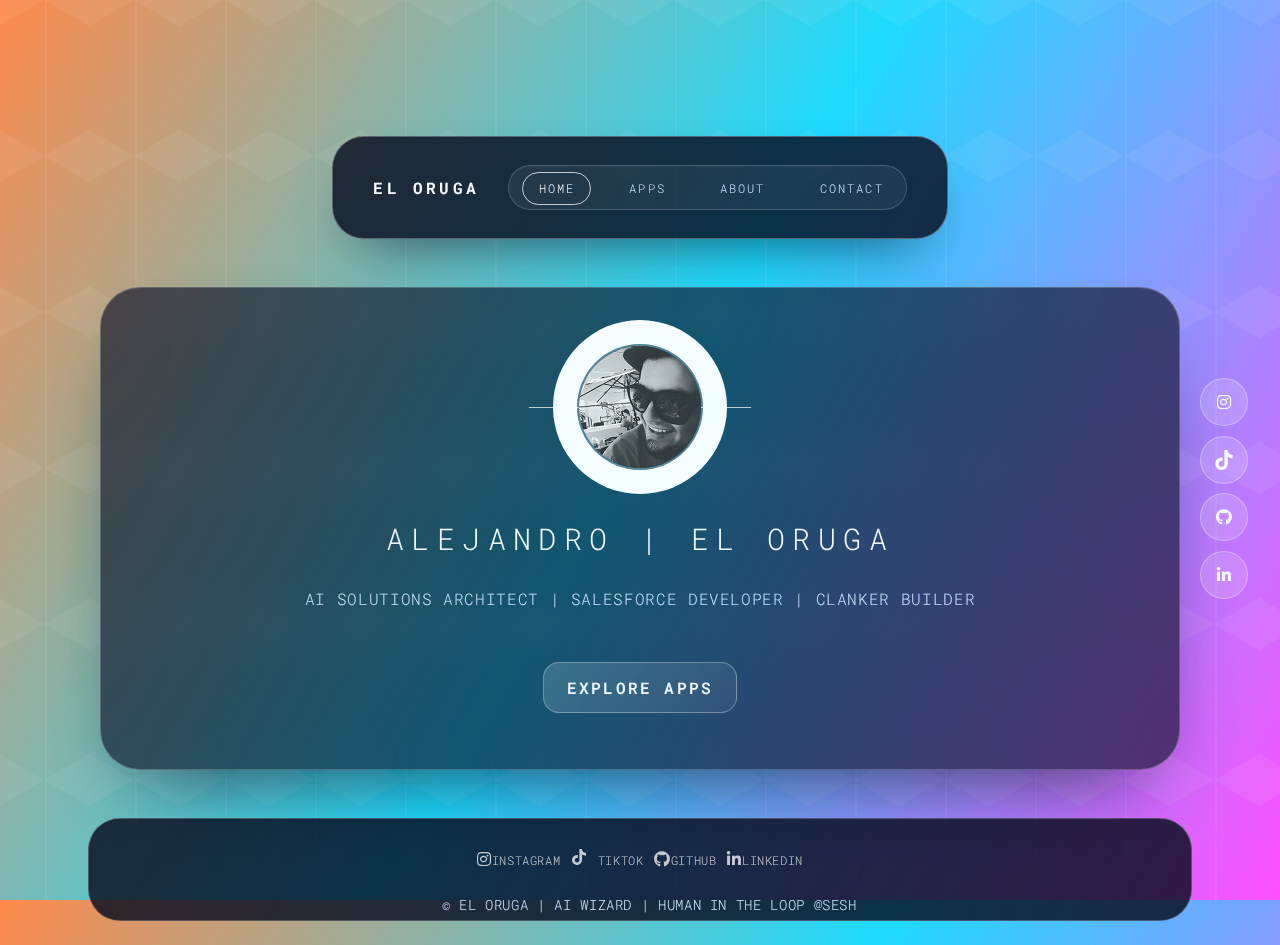
<file: index.html>
<!DOCTYPE HTML>
<!--
	Identity by HTML5 UP
	html5up.net | @ajlkn
	Free for personal and commercial use under the CCA 3.0 license (html5up.net/license)
-->
<html>
	<head>
		<title>El Oruga</title>
		<meta charset="utf-8" />
		<meta name="viewport" content="width=device-width, initial-scale=1, user-scalable=no" />
		<link rel="stylesheet" href="assets/css/main.css" />
		<link rel="stylesheet" href="assets/css/oruga-ui.css" />
		<link rel="stylesheet" href="https://cdn.jsdelivr.net/npm/swiper@10/swiper-bundle.min.css" />
		<noscript><link rel="stylesheet" href="assets/css/noscript.css" /></noscript>
	</head>
	<body class="is-preload">
		<div id="wrapper">
			<nav class="navbar" aria-label="Primary">
				<div class="logo"><a href="./">El Oruga</a></div>
                                <ul class="menu">
                                        <li><a href="./" aria-current="page">Home</a></li>
                                        <li><a href="apps/index.html">Apps</a></li>
                                        <li><a href="about/index.html">About</a></li>
                                        <li><a href="contact/index.html">Contact</a></li>
                                </ul>
			</nav>
			<section id="main">
				<header class="hero">
					<span class="avatar"><img src="images/oruga.jpg" alt="Portrait of El Oruga" /></span>
					<h1>Alejandro | El Oruga</h1>
					<p>AI Solutions Architect | Salesforce Developer | Clanker Builder</p>
					<div class="cta-row">
						<a class="btn" href="apps/index.html">Explore Apps</a>
					</div>
				</header>
			</section>
			<footer id="footer">
				<div class="socials" role="group" aria-label="Social links">
					<a href="https://www.instagram.com/oruga_d_karmik/" aria-label="Instagram" target="_blank" rel="noopener"><i class="fab fa-instagram" aria-hidden="true"></i><span class="social-label">Instagram</span></a>
					<a href="https://www.tiktok.com/@oruga420" aria-label="TikTok" target="_blank" rel="noopener">
			<svg class="icon icon-tiktok" viewBox="0 0 24 24" aria-hidden="true"><path d="M12.525.02c1.31-.02 2.61-.01 3.91-.02.08 1.53.63 3.09 1.75 4.17 1.12 1.11 2.7 1.62 4.24 1.79v4.03c-1.44-.05-2.89-.35-4.2-.97-.57-.26-1.1-.59-1.62-.93-.01 2.92.01 5.84-.02 8.75-.08 1.4-.54 2.79-1.35 3.94-1.31 1.92-3.58 3.17-5.91 3.21-1.43.08-2.86-.31-4.08-1.03-2.02-1.19-3.44-3.37-3.65-5.71-.02-.5-.03-1-.01-1.49.18-1.9 1.12-3.72 2.58-4.96 1.66-1.44 3.98-2.13 6.15-1.72.02 1.48-.04 2.96-.04 4.44-.99-.32-2.15-.23-3.02.37-.63.41-1.11 1.04-1.36 1.75-.21.51-.15 1.07-.14 1.61.24 1.64 1.82 3.02 3.5 2.87 1.12-.01 2.19-.66 2.77-1.61.19-.33.4-.67.41-1.06.1-1.79.06-3.57.07-5.36.01-4.03-.01-8.05.02-12.07z"></path></svg>
			<span class="social-label">TikTok</span>
		</a>
					<a href="https://github.com/Oruga420" aria-label="GitHub" target="_blank" rel="noopener"><i class="fab fa-github" aria-hidden="true"></i><span class="social-label">GitHub</span></a>
					<a href="https://www.linkedin.com/in/amorac/" aria-label="LinkedIn" target="_blank" rel="noopener"><i class="fab fa-linkedin-in" aria-hidden="true"></i><span class="social-label">LinkedIn</span></a>
				</div>
				<ul class="copyright">
					<li>&copy; El Oruga | AI Wizard | Human In The Loop @Sesh</li>
				</ul>
			</footer>
		</div>
		<div class="social-rail" aria-label="Social links">
			<a href="https://www.instagram.com/oruga_d_karmik/" aria-label="Instagram" target="_blank" rel="noopener"><i class="fab fa-instagram" aria-hidden="true"></i><span class="social-label">Instagram</span></a>
			<a href="https://www.tiktok.com/@oruga420" aria-label="TikTok" target="_blank" rel="noopener">
			<svg class="icon icon-tiktok" viewBox="0 0 24 24" aria-hidden="true"><path d="M12.525.02c1.31-.02 2.61-.01 3.91-.02.08 1.53.63 3.09 1.75 4.17 1.12 1.11 2.7 1.62 4.24 1.79v4.03c-1.44-.05-2.89-.35-4.2-.97-.57-.26-1.1-.59-1.62-.93-.01 2.92.01 5.84-.02 8.75-.08 1.4-.54 2.79-1.35 3.94-1.31 1.92-3.58 3.17-5.91 3.21-1.43.08-2.86-.31-4.08-1.03-2.02-1.19-3.44-3.37-3.65-5.71-.02-.5-.03-1-.01-1.49.18-1.9 1.12-3.72 2.58-4.96 1.66-1.44 3.98-2.13 6.15-1.72.02 1.48-.04 2.96-.04 4.44-.99-.32-2.15-.23-3.02.37-.63.41-1.11 1.04-1.36 1.75-.21.51-.15 1.07-.14 1.61.24 1.64 1.82 3.02 3.5 2.87 1.12-.01 2.19-.66 2.77-1.61.19-.33.4-.67.41-1.06.1-1.79.06-3.57.07-5.36.01-4.03-.01-8.05.02-12.07z"></path></svg>
			<span class="social-label">TikTok</span>
		</a>
			<a href="https://github.com/Oruga420" aria-label="GitHub" target="_blank" rel="noopener"><i class="fab fa-github" aria-hidden="true"></i><span class="social-label">GitHub</span></a>
			<a href="https://www.linkedin.com/in/amorac/" aria-label="LinkedIn" target="_blank" rel="noopener"><i class="fab fa-linkedin-in" aria-hidden="true"></i><span class="social-label">LinkedIn</span></a>
		</div>
		<script src="https://cdn.jsdelivr.net/npm/swiper@10/swiper-bundle.min.js"></script>
		<script type="module" src="assets/js/slider.js"></script>
		<script type="module" src="assets/js/apps.js"></script>
		<script>
			if ('addEventListener' in window) {
				window.addEventListener('load', function () {
					document.body.className = document.body.className.replace(/\bis-preload\b/, '');
				});
				document.body.className += (navigator.userAgent.match(/(MSIE|rv:11\.0)/) ? ' is-ie' : '');
			}
		</script>
	</body>
</html>
</file>
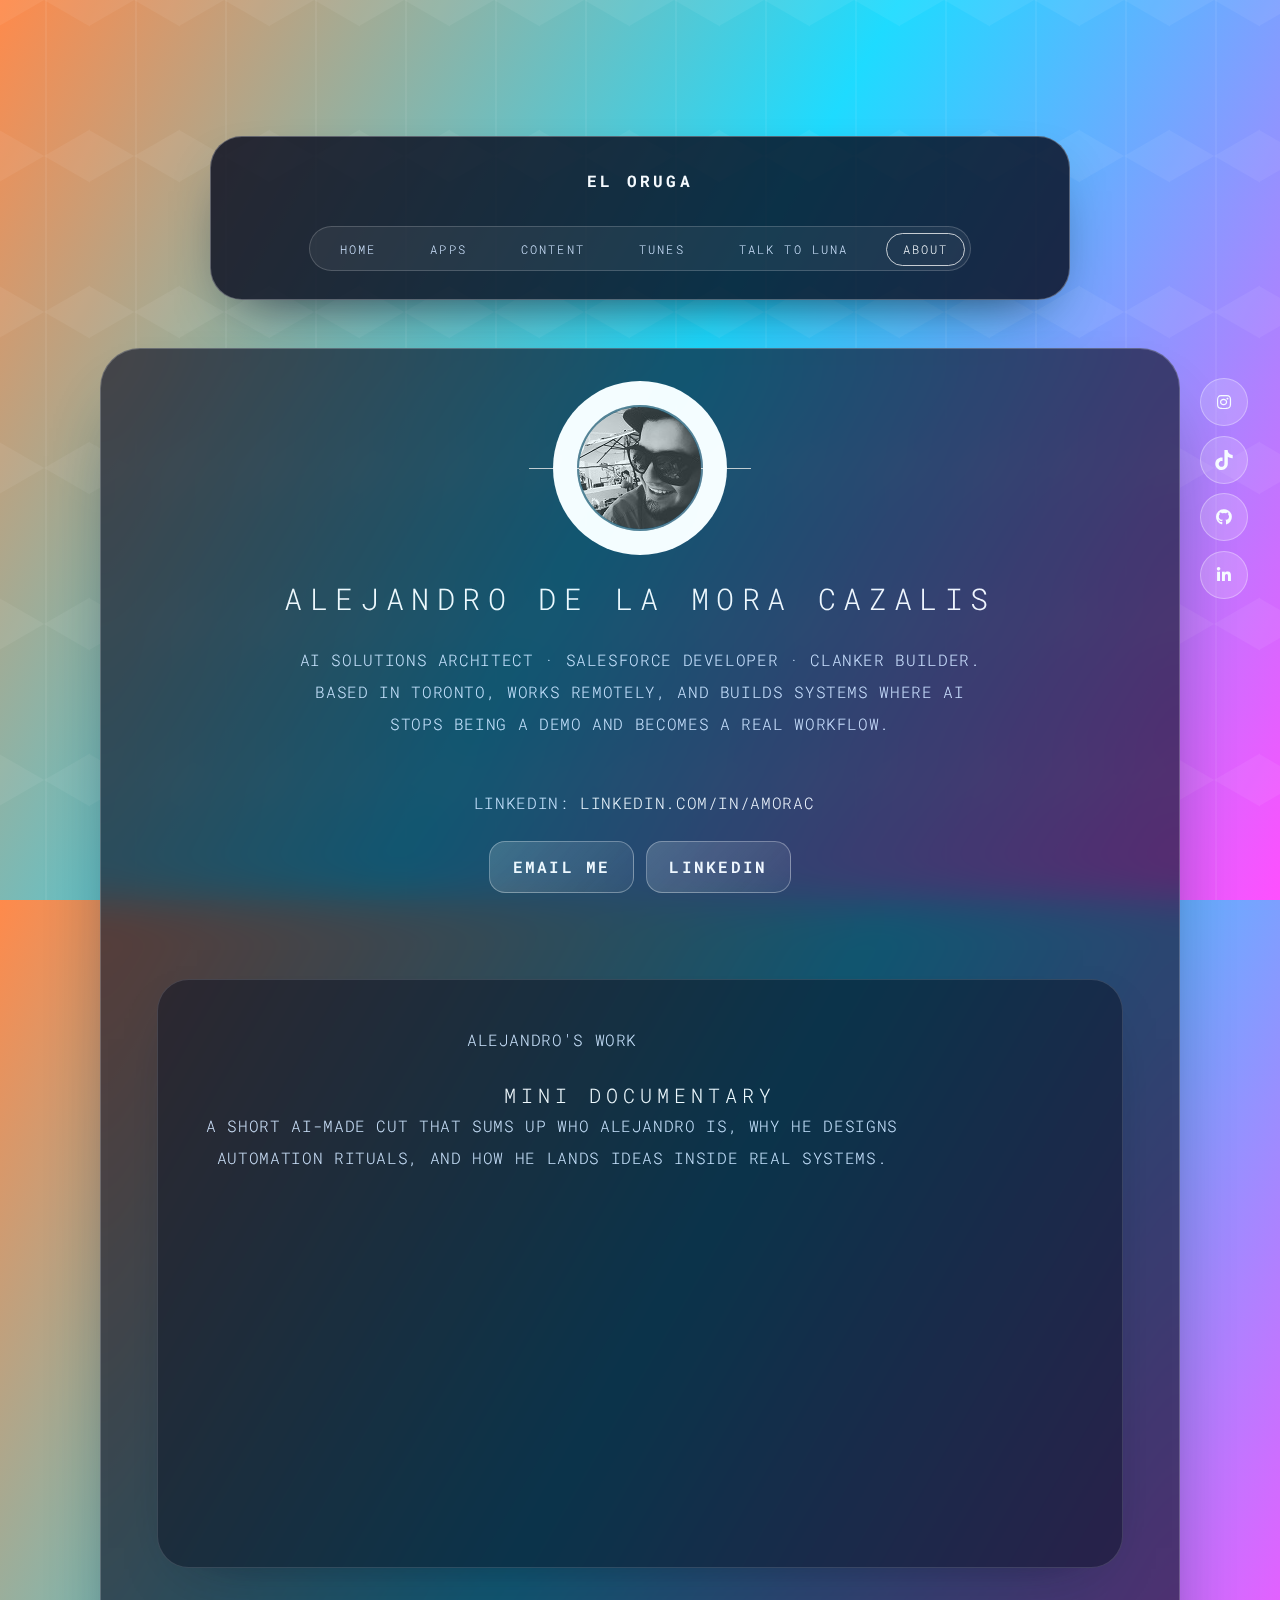
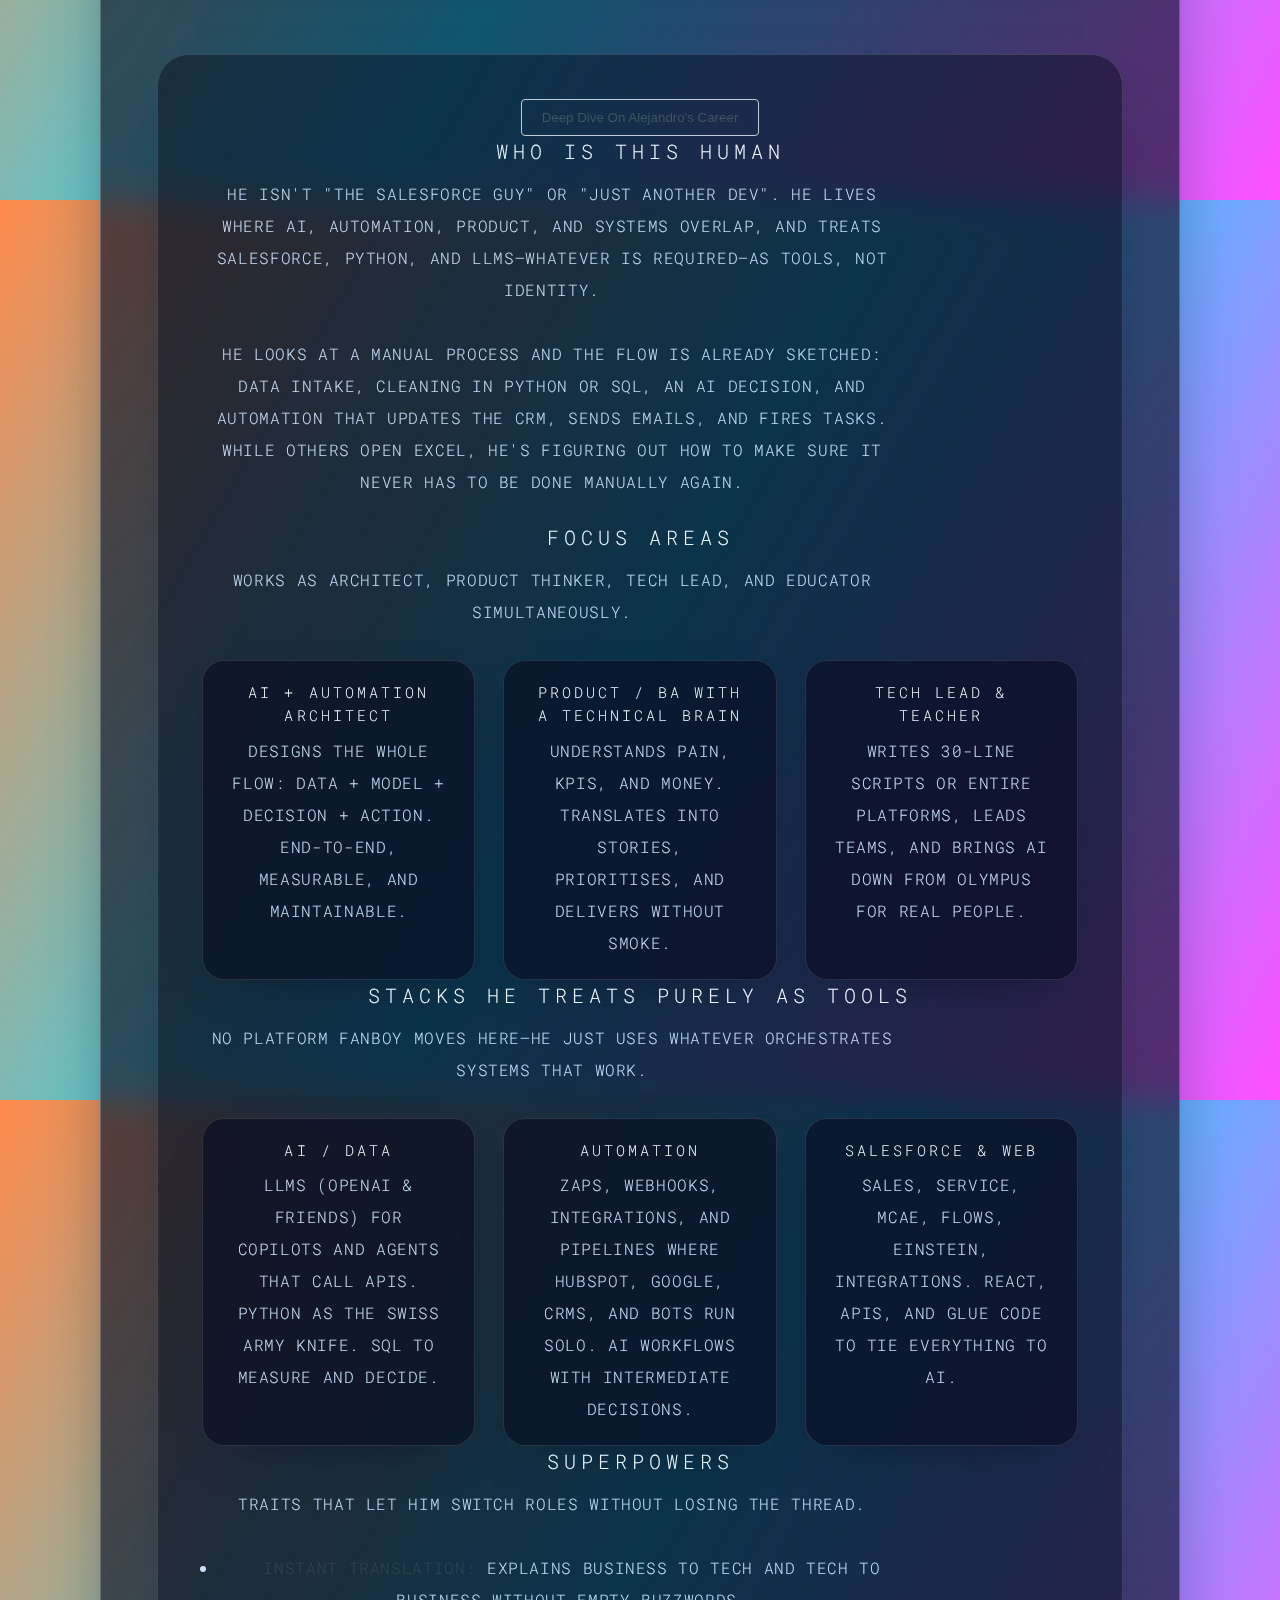
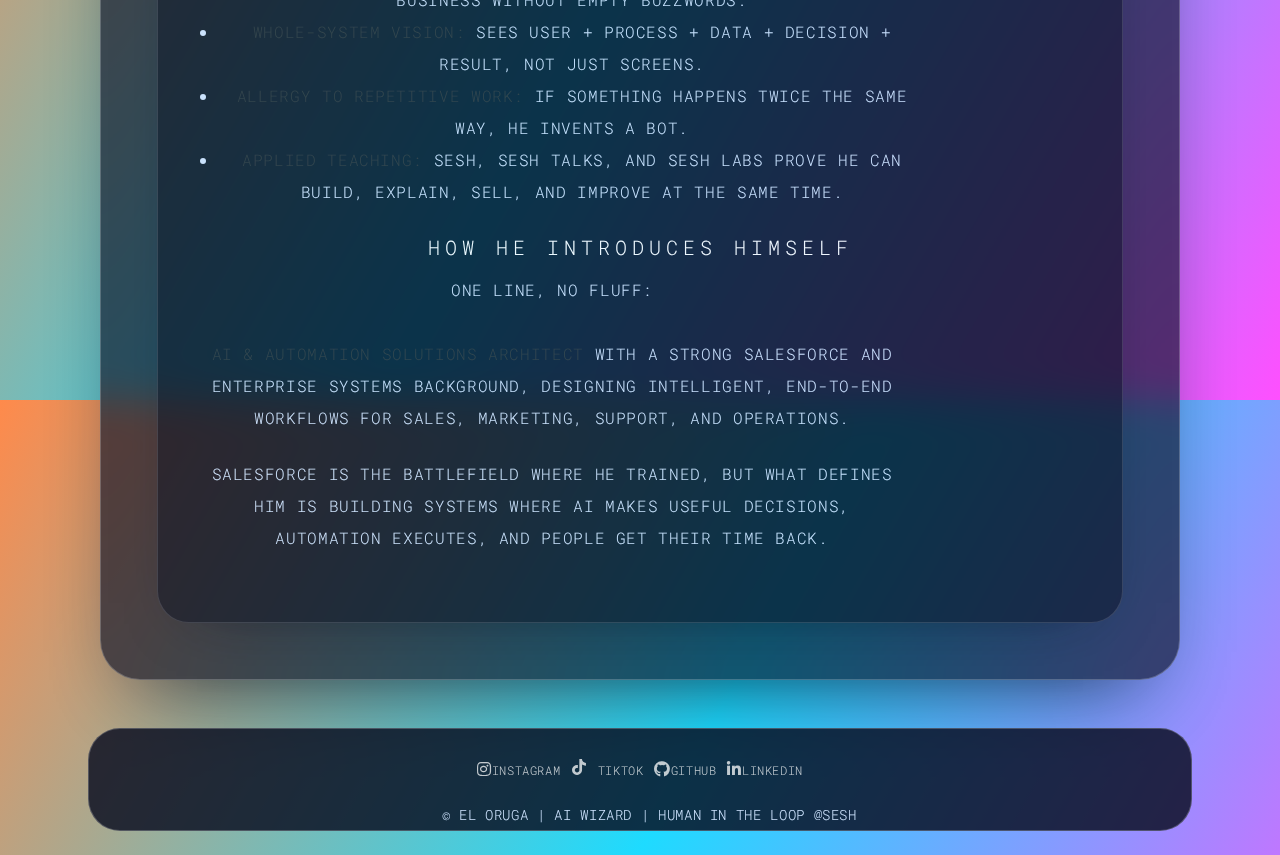
<file: about/index.html>
<!DOCTYPE HTML>
<html>
        <head>
                <title>About - El Oruga</title>
                <meta charset="utf-8" />
                <meta name="viewport" content="width=device-width, initial-scale=1, user-scalable=no" />
                <link rel="stylesheet" href="../assets/css/main.css" />
                <link rel="stylesheet" href="../assets/css/oruga-ui.css" />
                <link rel="stylesheet" href="https://cdn.jsdelivr.net/npm/swiper@10/swiper-bundle.min.css" />
                <noscript><link rel="stylesheet" href="../assets/css/noscript.css" /></noscript>
        </head>
        <body class="is-preload">
                <div id="wrapper">
                        <nav class="navbar" aria-label="Primary">
                                <div class="logo"><a href="../index.html">El Oruga</a></div>
<ul class="menu">
<li><a href="../index.html">Home</a></li>
<li><a href="../apps/index.html">Apps</a></li>
<li><a href="../content/index.html">Content</a></li>
<li><a href="../tunes/index.html">Tunes</a></li>
<li><a href="../talk-to-luna/index.html">Talk to Luna</a></li>
<li><a href="./index.html" aria-current="page">About</a></li>
</ul>
                        </nav>
                        <section id="main">
				<header class="hero">
					<span class="avatar"><img src="../images/oruga.jpg" alt="Portrait of Alejandro de la Mora" /></span>
					<h1>Alejandro de la Mora Cazalis</h1>
					<p>AI Solutions Architect &middot; Salesforce Developer &middot; Clanker Builder. Based in Toronto, works remotely, and builds systems where AI stops being a demo and becomes a real workflow.</p>
					<ul class="contact-list">
						<li>LinkedIn: <a href="https://www.linkedin.com/in/amorac/" target="_blank" rel="noopener">linkedin.com/in/amorac</a></li>
					</ul>
					<div class="cta-row">
						<a class="btn" href="mailto:chuck_dll@outlook.com">Email me</a>
						<a class="btn" href="https://www.linkedin.com/in/amorac/" target="_blank" rel="noopener">LinkedIn</a>
					</div>
				</header>
				<section class="section-block about-video">
					<div class="about-video__text">
						<p class="eyebrow">Alejandro's Work</p>
						<h2>Mini Documentary</h2>
						<p>A short AI-made cut that sums up who Alejandro is, why he designs automation rituals, and how he lands ideas inside real systems.</p>
					</div>
					<div class="about-video__frame">
						<iframe width="560" height="315" src="https://www.youtube.com/embed/MNx41GWizRg?si=bKohbPJVA7cWlCZb" title="YouTube video player" frameborder="0" allow="accelerometer; autoplay; clipboard-write; encrypted-media; gyroscope; picture-in-picture; web-share" referrerpolicy="strict-origin-when-cross-origin" allowfullscreen></iframe>
					</div>
				</section>
				<section class="section-block about-collapse">
				<button class="collapse-toggle" type="button" aria-expanded="false">Deep Dive On Alejandro's Career</button>
				<div class="collapse-body">
					<section aria-label="Who he is">
						<div class="section-header">
							<h2>Who is this human</h2>
							<p>He isn't "the Salesforce guy" or "just another dev". He lives where AI, automation, product, and systems overlap, and treats Salesforce, Python, and LLMs&mdash;whatever is required&mdash;as tools, not identity.</p>
						</div>
						<p>He looks at a manual process and the flow is already sketched: data intake, cleaning in Python or SQL, an AI decision, and automation that updates the CRM, sends emails, and fires tasks. While others open Excel, he's figuring out how to make sure it never has to be done manually again.</p>
					</section>
					<section aria-label="Focus areas">
						<div class="section-header">
							<h2>Focus areas</h2>
							<p>Works as architect, product thinker, tech lead, and educator simultaneously.</p>
						</div>
						<div class="card-grid three">
							<article class="info-card">
								<h3>AI + Automation Architect</h3>
								<p>Designs the whole flow: data + model + decision + action. End-to-end, measurable, and maintainable.</p>
							</article>
							<article class="info-card">
								<h3>Product / BA with a technical brain</h3>
								<p>Understands pain, KPIs, and money. Translates into stories, prioritises, and delivers without smoke.</p>
							</article>
							<article class="info-card">
								<h3>Tech lead &amp; teacher</h3>
								<p>Writes 30-line scripts or entire platforms, leads teams, and brings AI down from Olympus for real people.</p>
							</article>
						</div>
					</section>
					<section aria-label="Stacks he masters">
						<div class="section-header">
							<h2>Stacks he treats purely as tools</h2>
							<p>No platform fanboy moves here&mdash;he just uses whatever orchestrates systems that work.</p>
						</div>
						<div class="card-grid three">
							<article class="info-card">
								<h3>AI / Data</h3>
								<p>LLMs (OpenAI &amp; friends) for copilots and agents that call APIs. Python as the Swiss Army knife. SQL to measure and decide.</p>
							</article>
							<article class="info-card">
								<h3>Automation</h3>
								<p>Zaps, webhooks, integrations, and pipelines where HubSpot, Google, CRMs, and bots run solo. AI workflows with intermediate decisions.</p>
							</article>
							<article class="info-card">
								<h3>Salesforce &amp; Web</h3>
								<p>Sales, Service, MCAE, Flows, Einstein, integrations. React, APIs, and glue code to tie everything to AI.</p>
							</article>
						</div>
					</section>
					<section aria-label="Superpowers">
						<div class="section-header">
							<h2>Superpowers</h2>
							<p>Traits that let him switch roles without losing the thread.</p>
						</div>
						<ul>
							<li><strong>Instant translation:</strong> explains business to tech and tech to business without empty buzzwords.</li>
							<li><strong>Whole-system vision:</strong> sees user + process + data + decision + result, not just screens.</li>
							<li><strong>Allergy to repetitive work:</strong> if something happens twice the same way, he invents a bot.</li>
							<li><strong>Applied teaching:</strong> Sesh, Sesh Talks, and Sesh Labs prove he can build, explain, sell, and improve at the same time.</li>
						</ul>
					</section>
					<section aria-label="Positioning">
						<div class="section-header">
							<h2>How he introduces himself</h2>
							<p>One line, no fluff:</p>
						</div>
						<blockquote>
							<p><strong>AI &amp; Automation Solutions Architect</strong> with a strong Salesforce and enterprise systems background, designing intelligent, end-to-end workflows for sales, marketing, support, and operations.</p>
						</blockquote>
						<p>Salesforce is the battlefield where he trained, but what defines him is building systems where AI makes useful decisions, automation executes, and people get their time back.</p>
					</section>
				</div>
			</section>
                        </section>
                        <footer id="footer">
                                <div class="socials" role="group" aria-label="Social links">
                                        <a href="https://www.instagram.com/oruga_d_karmik/" aria-label="Instagram" target="_blank" rel="noopener"><i class="fab fa-instagram" aria-hidden="true"></i><span class="social-label">Instagram</span></a>
                                        <a href="https://www.tiktok.com/@oruga420" aria-label="TikTok" target="_blank" rel="noopener">
                        <svg class="icon icon-tiktok" viewBox="0 0 24 24" aria-hidden="true"><path d="M12.525.02c1.31-.02 2.61-.01 3.91-.02.08 1.53.63 3.09 1.75 4.17 1.12 1.11 2.7 1.62 4.24 1.79v4.03c-1.44-.05-2.89-.35-4.2-.97-.57-.26-1.1-.59-1.62-.93-.012.92.01 5.84-.02 8.75-.08 1.4-.54 2.79-1.35 3.94-1.31 1.92-3.58 3.17-5.91 3.21-1.43.08-2.86-.31-4.08-1.03-2.02-1.19-3.44-3.37-3.65-5.71-.02-.5-.03-1-.01-1.49.18-1.9 1.12-3.72 2.58-4.96 1.66-1.44 3.98-2.13 6.15-1.72.02 1.48-.04 2.96-.04 4.44-.99-.32-2.15-.23-3.02.37-.63.41-1.11 1.04-1.36 1.75-.21.51-.15 1.07-.14 1.61.24 1.64 1.82 3.02 3.5 2.87 1.12-.01 2.19-.66 2.77-1.61.19-.33.4-.67.41-1.06.1-1.79.06-3.57.07-5.36.01-4.03-.01-8.05.02-12.07z"></path></svg>
                        <span class="social-label">TikTok</span>
                </a>
                                        <a href="https://github.com/Oruga420" aria-label="GitHub" target="_blank" rel="noopener"><i class="fab fa-github" aria-hidden="true"></i><span class="social-label">GitHub</span></a>
                                        <a href="https://www.linkedin.com/in/amorac/" aria-label="LinkedIn" target="_blank" rel="noopener"><i class="fab fa-linkedin-in" aria-hidden="true"></i><span class="social-label">LinkedIn</span></a>
                                </div>
                                <ul class="copyright">
                                        <li>&copy; El Oruga | AI Wizard | Human In The Loop @Sesh</li>
                                </ul>
                        </footer>
                </div>
                <div class="social-rail" aria-label="Social links">
                        <a href="https://www.instagram.com/oruga_d_karmik/" aria-label="Instagram" target="_blank" rel="noopener"><i class="fab fa-instagram" aria-hidden="true"></i><span class="social-label">Instagram</span></a>
                        <a href="https://www.tiktok.com/@oruga420" aria-label="TikTok" target="_blank" rel="noopener">
                        <svg class="icon icon-tiktok" viewBox="0 0 24 24" aria-hidden="true"><path d="M12.525.02c1.31-.02 2.61-.01 3.91-.02.08 1.53.63 3.09 1.75 4.17 1.12 1.11 2.7 1.62 4.24 1.79v4.03c-1.44-.05-2.89-.35-4.2-.97-.57-.26-1.1-.59-1.62-.93-.012.92.01 5.84-.02 8.75-.08 1.4-.54 2.79-1.35 3.94-1.31 1.92-3.58 3.17-5.91 3.21-1.43.08-2.86-.31-4.08-1.03-2.02-1.19-3.44-3.37-3.65-5.71-.02-.5-.03-1-.01-1.49.18-1.9 1.12-3.72 2.58-4.96 1.66-1.44 3.98-2.13 6.15-1.72.02 1.48-.04 2.96-.04 4.44-.99-.32-2.15-.23-3.02.37-.63.41-1.11 1.04-1.36 1.75-.21.51-.15 1.07-.14 1.61.24 1.64 1.82 3.02 3.5 2.87 1.12-.01 2.19-.66 2.77-1.61.19-.33.4-.67.41-1.06.1-1.79.06-3.57.07-5.36.01-4.03-.01-8.05.02-12.07z"></path></svg>
                        <span class="social-label">TikTok</span>
                </a>
                        <a href="https://github.com/Oruga420" aria-label="GitHub" target="_blank" rel="noopener"><i class="fab fa-github" aria-hidden="true"></i><span class="social-label">GitHub</span></a>
                        <a href="https://www.linkedin.com/in/amorac/" aria-label="LinkedIn" target="_blank" rel="noopener"><i class="fab fa-linkedin-in" aria-hidden="true"></i><span class="social-label">LinkedIn</span></a>
                </div>
                <script src="https://cdn.jsdelivr.net/npm/swiper@10/swiper-bundle.min.js"></script>
                <script type="module" src="../assets/js/slider.js"></script>
                <script type="module" src="../assets/js/apps.js"></script>
                <script>
                        const collapseToggle = document.querySelector('.collapse-toggle');
                        const collapseBody = document.querySelector('.collapse-body');
                        if (collapseToggle && collapseBody) {
                                collapseBody.classList.remove('is-open');
                                collapseToggle.addEventListener('click', () => {
                                        const isOpen = collapseBody.classList.toggle('is-open');
                                        collapseToggle.setAttribute('aria-expanded', isOpen);
                                });
                        }
                </script>
                <script>
                        if ('addEventListener' in window) {
                                window.addEventListener('load', function () {
                                        document.body.className = document.body.className.replace(/\bis-preload\b/, '');
                                });
                                document.body.className += (navigator.userAgent.match(/(MSIE|rv:11\.0)/) ? ' is-ie' : '');
                        }
                </script>
        </body>
</html>
</file>
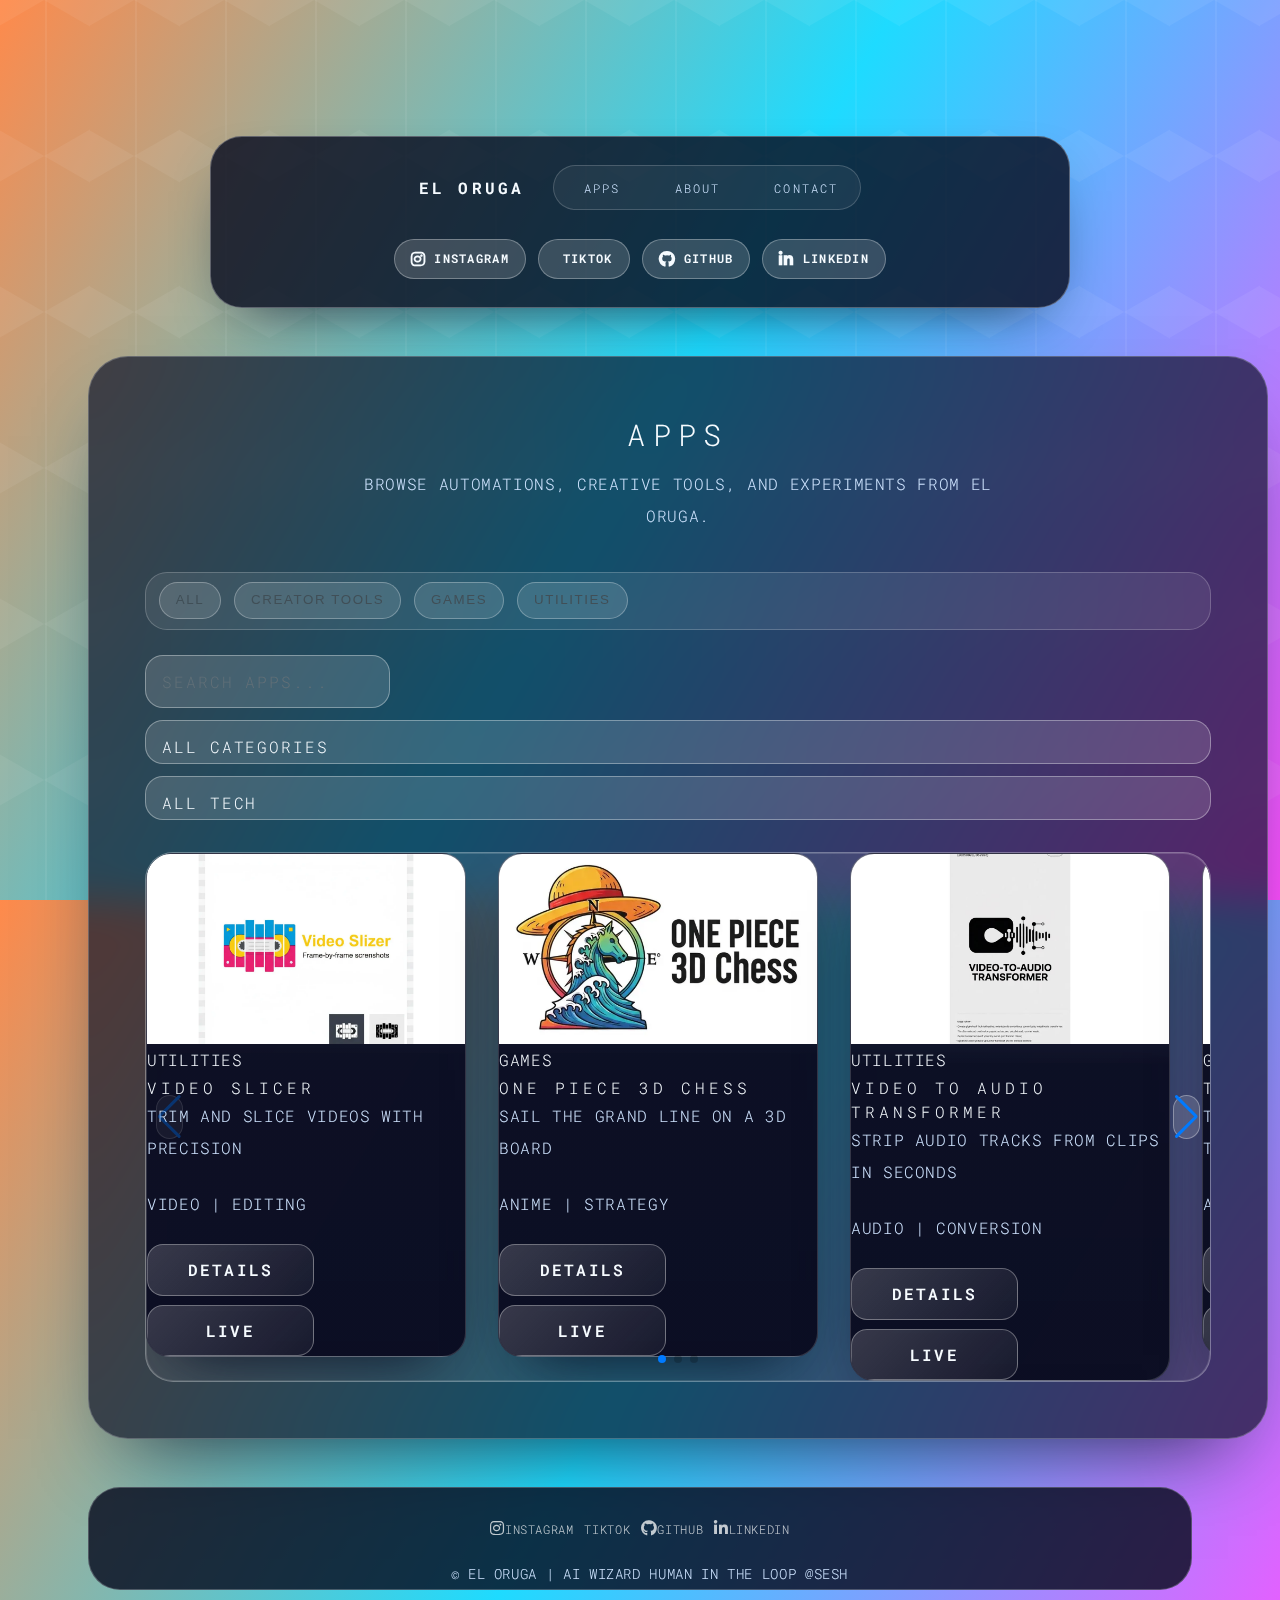
<file: apps/index.html>
<!DOCTYPE html>
<html lang="en">
<head>
  <meta charset="utf-8" />
  <meta name="viewport" content="width=device-width, initial-scale=1" />
  <title>Apps - El Oruga</title>
  <link rel="stylesheet" href="/assets/css/main.css" />
  <link rel="stylesheet" href="/assets/css/oruga-ui.css" />
  <link rel="stylesheet" href="https://cdn.jsdelivr.net/npm/swiper@10/swiper-bundle.min.css" />
</head>
<body>
  <div id="wrapper">
    <nav class="navbar">
      <div class="logo"><a href="/">El Oruga</a></div>
      <ul class="menu">
        <li><a href="/apps">Apps</a></li>
        <li><a href="/about">About</a></li>
        <li><a href="/contact">Contact</a></li>
      </ul>
      <div class="socials" role="group" aria-label="Social links">
        <a href="https://www.instagram.com/oruga_d_karmik/" aria-label="Instagram" target="_blank" rel="noopener"><i class="fab fa-instagram" aria-hidden="true"></i><span class="social-label">Instagram</span></a>
        <a href="https://www.tiktok.com/@oruga420" aria-label="TikTok" target="_blank" rel="noopener"><i class="fab fa-tiktok" aria-hidden="true"></i><span class="social-label">TikTok</span></a>
        <a href="https://github.com/Oruga420" aria-label="GitHub" target="_blank" rel="noopener"><i class="fab fa-github" aria-hidden="true"></i><span class="social-label">GitHub</span></a>
        <a href="https://www.linkedin.com/in/amorac/" aria-label="LinkedIn" target="_blank" rel="noopener"><i class="fab fa-linkedin-in" aria-hidden="true"></i><span class="social-label">LinkedIn</span></a>
      </div>
    </nav>

    <main>
      <header>
        <h1>Apps</h1>
        <p>Browse automations, creative tools, and experiments from El Oruga.</p>
      </header>

      <section aria-label="Categories">
        <div id="category-chips" class="chips"></div>
      </section>

      <section aria-label="Filters">
        <div class="filters">
          <input id="q" placeholder="Search apps..." aria-label="Search apps" />
          <select id="category" aria-label="Filter by category"></select>
          <select id="tech" aria-label="Filter by tech"></select>
        </div>
      </section>

      <section aria-live="polite" aria-label="Apps grid">
        <div id="apps-grid" class="grid"></div>
      </section>
    </main>

    <footer id="footer">
      <div class="socials" role="group" aria-label="Social links">
        <a href="https://www.instagram.com/oruga_d_karmik/" aria-label="Instagram" target="_blank" rel="noopener"><i class="fab fa-instagram" aria-hidden="true"></i><span class="social-label">Instagram</span></a>
        <a href="https://www.tiktok.com/@oruga420" aria-label="TikTok" target="_blank" rel="noopener"><i class="fab fa-tiktok" aria-hidden="true"></i><span class="social-label">TikTok</span></a>
        <a href="https://github.com/Oruga420" aria-label="GitHub" target="_blank" rel="noopener"><i class="fab fa-github" aria-hidden="true"></i><span class="social-label">GitHub</span></a>
        <a href="https://www.linkedin.com/in/amorac/" aria-label="LinkedIn" target="_blank" rel="noopener"><i class="fab fa-linkedin-in" aria-hidden="true"></i><span class="social-label">LinkedIn</span></a>
      </div>
      <ul class="copyright">
        <li>&copy; El Oruga | AI Wizard Human In The Loop @Sesh</li>
      </ul>
    </footer>
  </div>

  <script src="https://cdn.jsdelivr.net/npm/swiper@10/swiper-bundle.min.js"></script>
  <script type="module" src="/assets/js/slider.js"></script>
  <script type="module" src="/assets/js/apps.js"></script>
</body>
</html>
</file>
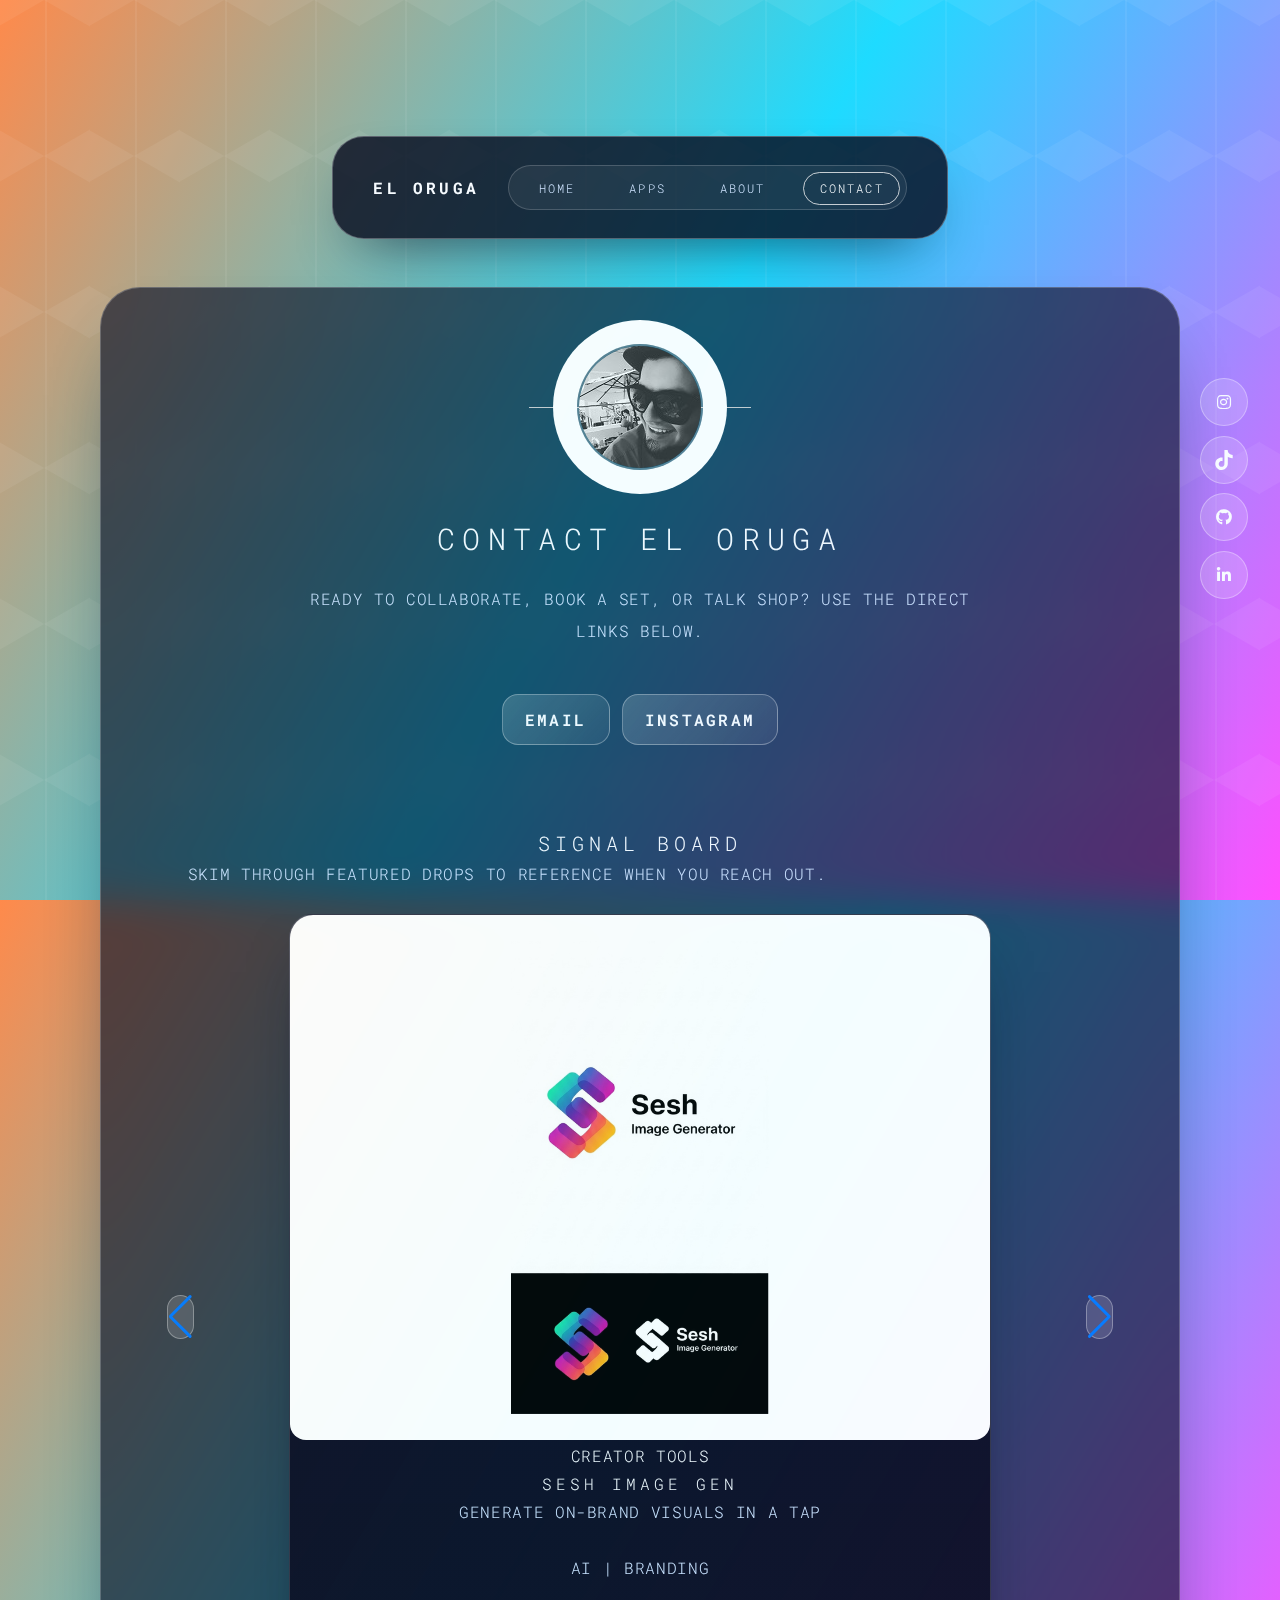
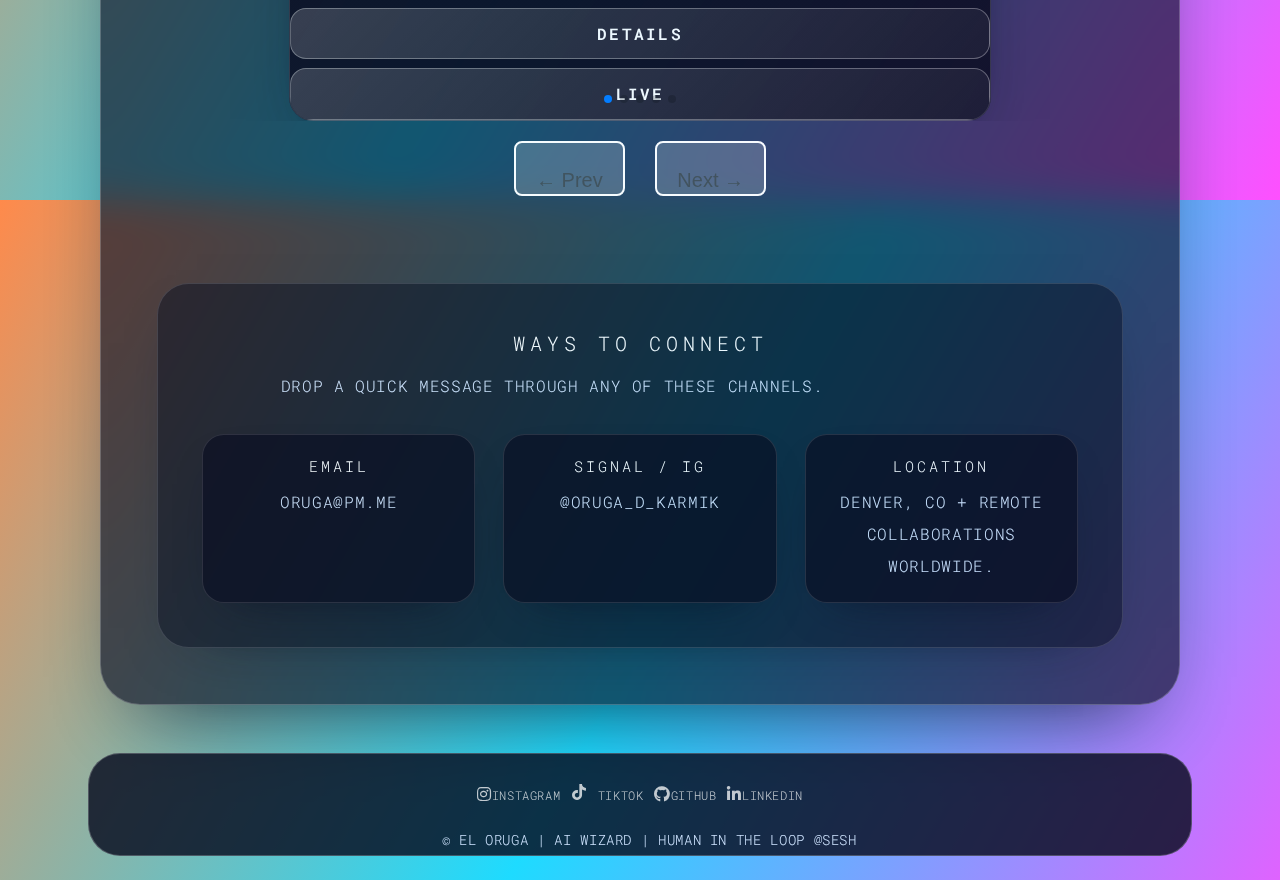
<file: contact/index.html>
<!DOCTYPE HTML>
<html>
        <head>
                <title>Contact - El Oruga</title>
                <meta charset="utf-8" />
                <meta name="viewport" content="width=device-width, initial-scale=1, user-scalable=no" />
                <link rel="stylesheet" href="../assets/css/main.css" />
                <link rel="stylesheet" href="../assets/css/oruga-ui.css" />
                <link rel="stylesheet" href="https://cdn.jsdelivr.net/npm/swiper@10/swiper-bundle.min.css" />
                <noscript><link rel="stylesheet" href="../assets/css/noscript.css" /></noscript>
        </head>
        <body class="is-preload">
                <div id="wrapper">
                        <nav class="navbar" aria-label="Primary">
                                <div class="logo"><a href="../index.html">El Oruga</a></div>
                                <ul class="menu">
                                        <li><a href="../index.html">Home</a></li>
                                        <li><a href="../apps/index.html">Apps</a></li>
                                        <li><a href="../about/index.html">About</a></li>
                                        <li><a href="./index.html" aria-current="page">Contact</a></li>
                                </ul>
                        </nav>
                        <section id="main">
                                <header class="hero">
                                        <span class="avatar"><img src="../images/oruga.jpg" alt="Portrait of El Oruga" /></span>
                                        <h1>Contact El Oruga</h1>
                                        <p>Ready to collaborate, book a set, or talk shop? Use the direct links below.</p>
                                        <div class="cta-row">
                                                <a class="btn" href="mailto:oruga@pm.me">Email</a>
                                                <a class="btn" href="https://www.instagram.com/oruga_d_karmik/" target="_blank" rel="noopener">Instagram</a>
                                        </div>
                                </header>
                                <section id="featured" aria-label="Signal board">
                                        <h2>Signal Board</h2>
                                        <p>Skim through featured drops to reference when you reach out.</p>
                                        <div id="featured-carousel">
                                        </div>
                                        <div style="text-align: center; margin-top: 20px;">
                                                <button id="btn-prev" style="padding: 10px 20px; margin: 0 10px; font-size: 20px; cursor: pointer; background: rgba(255,255,255,0.2); border: 2px solid white; color: white; border-radius: 8px;">&larr; Prev</button>
                                                <button id="btn-next" style="padding: 10px 20px; margin: 0 10px; font-size: 20px; cursor: pointer; background: rgba(255,255,255,0.2); border: 2px solid white; color: white; border-radius: 8px;">Next &rarr;</button>
                                        </div>
                                </section>
                                <section aria-label="Contact details" class="section-block">
                                        <div class="section-header">
                                                <h2>Ways to connect</h2>
                                                <p>Drop a quick message through any of these channels.</p>
                                        </div>
                                        <div class="card-grid three">
                                                <article class="info-card">
                                                        <h3>Email</h3>
                                                        <p><a href="mailto:oruga@pm.me">oruga@pm.me</a></p>
                                                </article>
                                                <article class="info-card">
                                                        <h3>Signal / IG</h3>
                                                        <p><a href="https://www.instagram.com/oruga_d_karmik/" target="_blank" rel="noopener">@oruga_d_karmik</a></p>
                                                </article>
                                                <article class="info-card">
                                                        <h3>Location</h3>
                                                        <p>Denver, CO + remote collaborations worldwide.</p>
                                                </article>
                                        </div>
                                </section>
                        </section>
                        <footer id="footer">
                                <div class="socials" role="group" aria-label="Social links">
                                        <a href="https://www.instagram.com/oruga_d_karmik/" aria-label="Instagram" target="_blank" rel="noopener"><i class="fab fa-instagram" aria-hidden="true"></i><span class="social-label">Instagram</span></a>
                                        <a href="https://www.tiktok.com/@oruga420" aria-label="TikTok" target="_blank" rel="noopener">
                        <svg class="icon icon-tiktok" viewBox="0 0 24 24" aria-hidden="true"><path d="M12.525.02c1.31-.02 2.61-.01 3.91-.02.08 1.53.63 3.09 1.75 4.17 1.12 1.11 2.7 1.62 4.24 1.79v4.03c-1.44-.05-2.89-.35-4.2-.97-.57-.26-1.1-.59-1.62-.93-.012.92.01 5.84-.02 8.75-.08 1.4-.54 2.79-1.35 3.94-1.31 1.92-3.58 3.17-5.91 3.21-1.43.08-2.86-.31-4.08-1.03-2.02-1.19-3.44-3.37-3.65-5.71-.02-.5-.03-1-.01-1.49.18-1.9 1.12-3.72 2.58-4.96 1.66-1.44 3.98-2.13 6.15-1.72.02 1.48-.04 2.96-.04 4.44-.99-.32-2.15-.23-3.02.37-.63.41-1.11 1.04-1.36 1.75-.21.51-.15 1.07-.14 1.61.24 1.64 1.82 3.02 3.5 2.87 1.12-.01 2.19-.66 2.77-1.61.19-.33.4-.67.41-1.06.1-1.79.06-3.57.07-5.36.01-4.03-.01-8.05.02-12.07z"></path></svg>
                        <span class="social-label">TikTok</span>
                </a>
                                        <a href="https://github.com/Oruga420" aria-label="GitHub" target="_blank" rel="noopener"><i class="fab fa-github" aria-hidden="true"></i><span class="social-label">GitHub</span></a>
                                        <a href="https://www.linkedin.com/in/amorac/" aria-label="LinkedIn" target="_blank" rel="noopener"><i class="fab fa-linkedin-in" aria-hidden="true"></i><span class="social-label">LinkedIn</span></a>
                                </div>
                                <ul class="copyright">
                                        <li>&copy; El Oruga | AI Wizard | Human In The Loop @Sesh</li>
                                </ul>
                        </footer>
                </div>
                <div class="social-rail" aria-label="Social links">
                        <a href="https://www.instagram.com/oruga_d_karmik/" aria-label="Instagram" target="_blank" rel="noopener"><i class="fab fa-instagram" aria-hidden="true"></i><span class="social-label">Instagram</span></a>
                        <a href="https://www.tiktok.com/@oruga420" aria-label="TikTok" target="_blank" rel="noopener">
                        <svg class="icon icon-tiktok" viewBox="0 0 24 24" aria-hidden="true"><path d="M12.525.02c1.31-.02 2.61-.01 3.91-.02.08 1.53.63 3.09 1.75 4.17 1.12 1.11 2.7 1.62 4.24 1.79v4.03c-1.44-.05-2.89-.35-4.2-.97-.57-.26-1.1-.59-1.62-.93-.012.92.01 5.84-.02 8.75-.08 1.4-.54 2.79-1.35 3.94-1.31 1.92-3.58 3.17-5.91 3.21-1.43.08-2.86-.31-4.08-1.03-2.02-1.19-3.44-3.37-3.65-5.71-.02-.5-.03-1-.01-1.49.18-1.9 1.12-3.72 2.58-4.96 1.66-1.44 3.98-2.13 6.15-1.72.02 1.48-.04 2.96-.04 4.44-.99-.32-2.15-.23-3.02.37-.63.41-1.11 1.04-1.36 1.75-.21.51-.15 1.07-.14 1.61.24 1.64 1.82 3.02 3.5 2.87 1.12-.01 2.19-.66 2.77-1.61.19-.33.4-.67.41-1.06.1-1.79.06-3.57.07-5.36.01-4.03-.01-8.05.02-12.07z"></path></svg>
                        <span class="social-label">TikTok</span>
                </a>
                        <a href="https://github.com/Oruga420" aria-label="GitHub" target="_blank" rel="noopener"><i class="fab fa-github" aria-hidden="true"></i><span class="social-label">GitHub</span></a>
                        <a href="https://www.linkedin.com/in/amorac/" aria-label="LinkedIn" target="_blank" rel="noopener"><i class="fab fa-linkedin-in" aria-hidden="true"></i><span class="social-label">LinkedIn</span></a>
                </div>
                <script src="https://cdn.jsdelivr.net/npm/swiper@10/swiper-bundle.min.js"></script>
                <script type="module" src="../assets/js/slider.js"></script>
                <script type="module" src="../assets/js/apps.js"></script>
                <script>
                        if ('addEventListener' in window) {
                                window.addEventListener('load', function () {
                                        document.body.className = document.body.className.replace(/\bis-preload\b/, '');
                                });
                                document.body.className += (navigator.userAgent.match(/(MSIE|rv:11\.0)/) ? ' is-ie' : '');
                        }
                </script>
        </body>
</html>
</file>
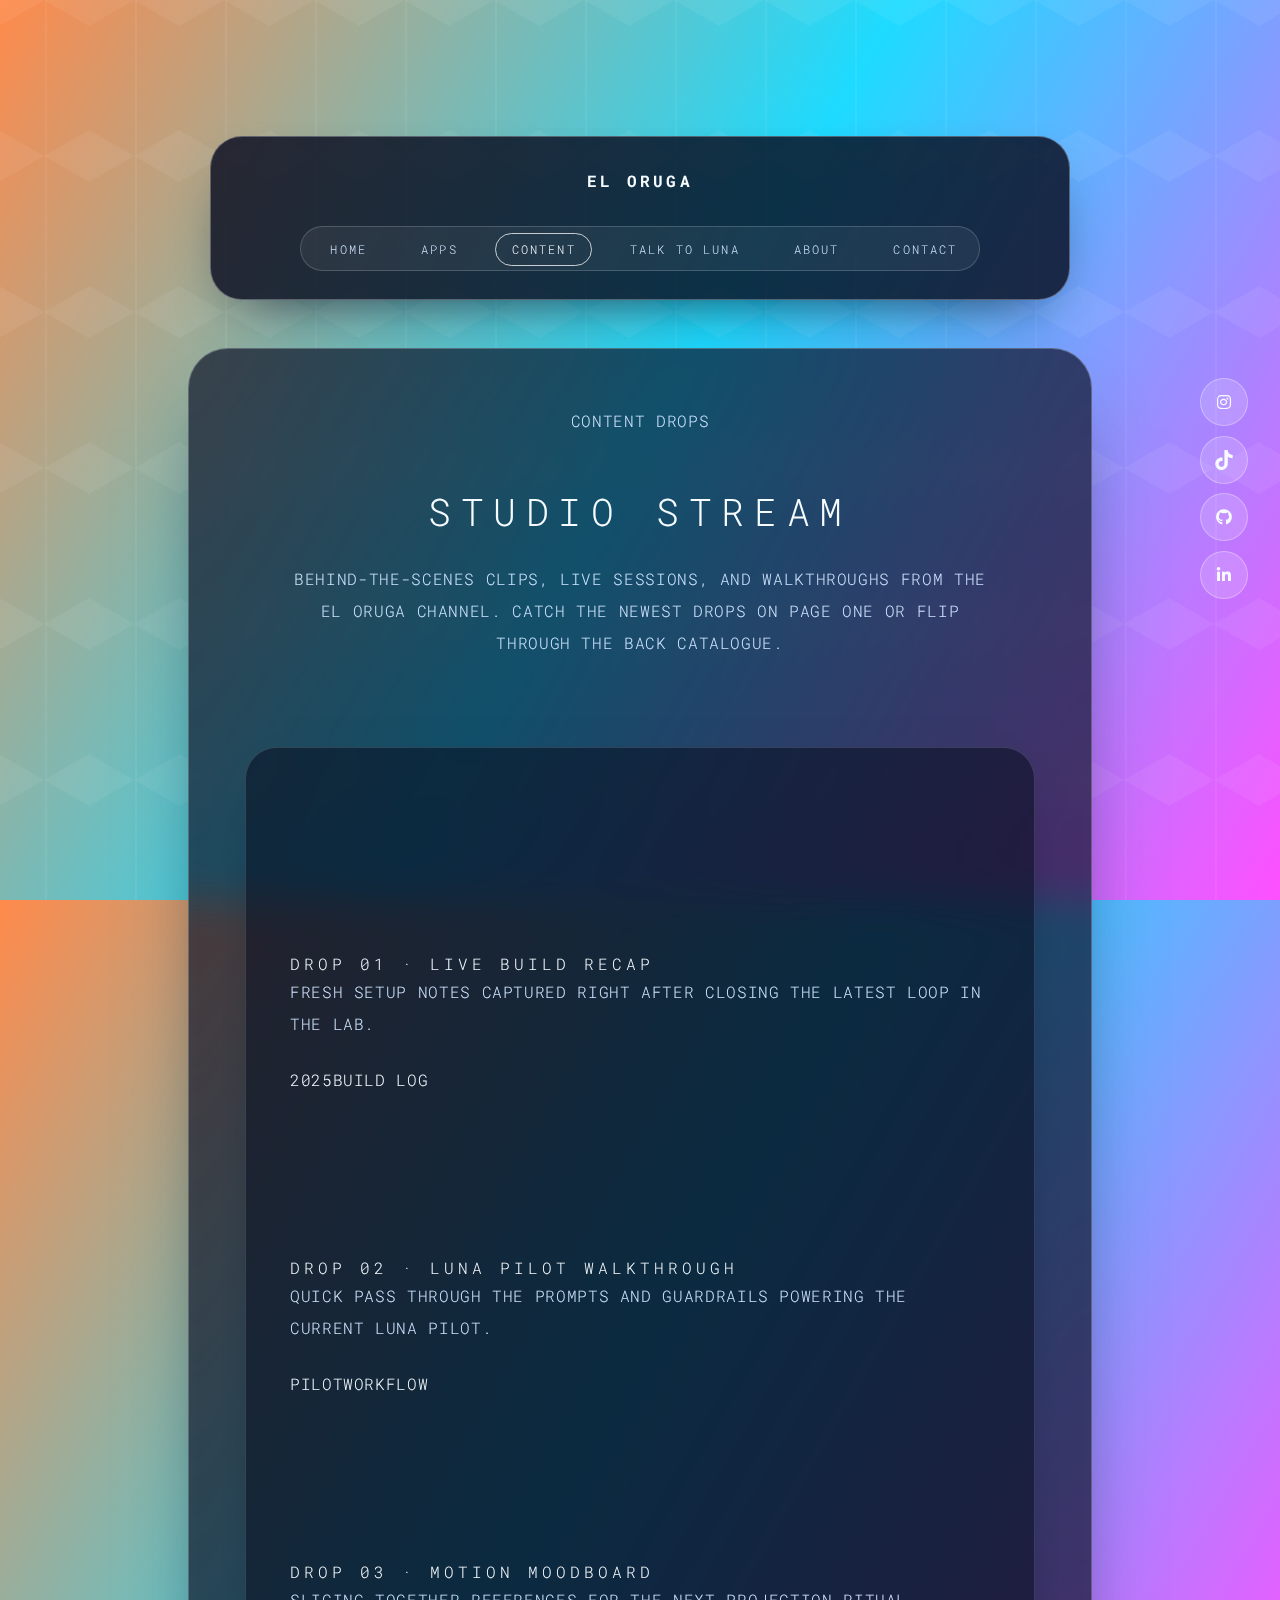
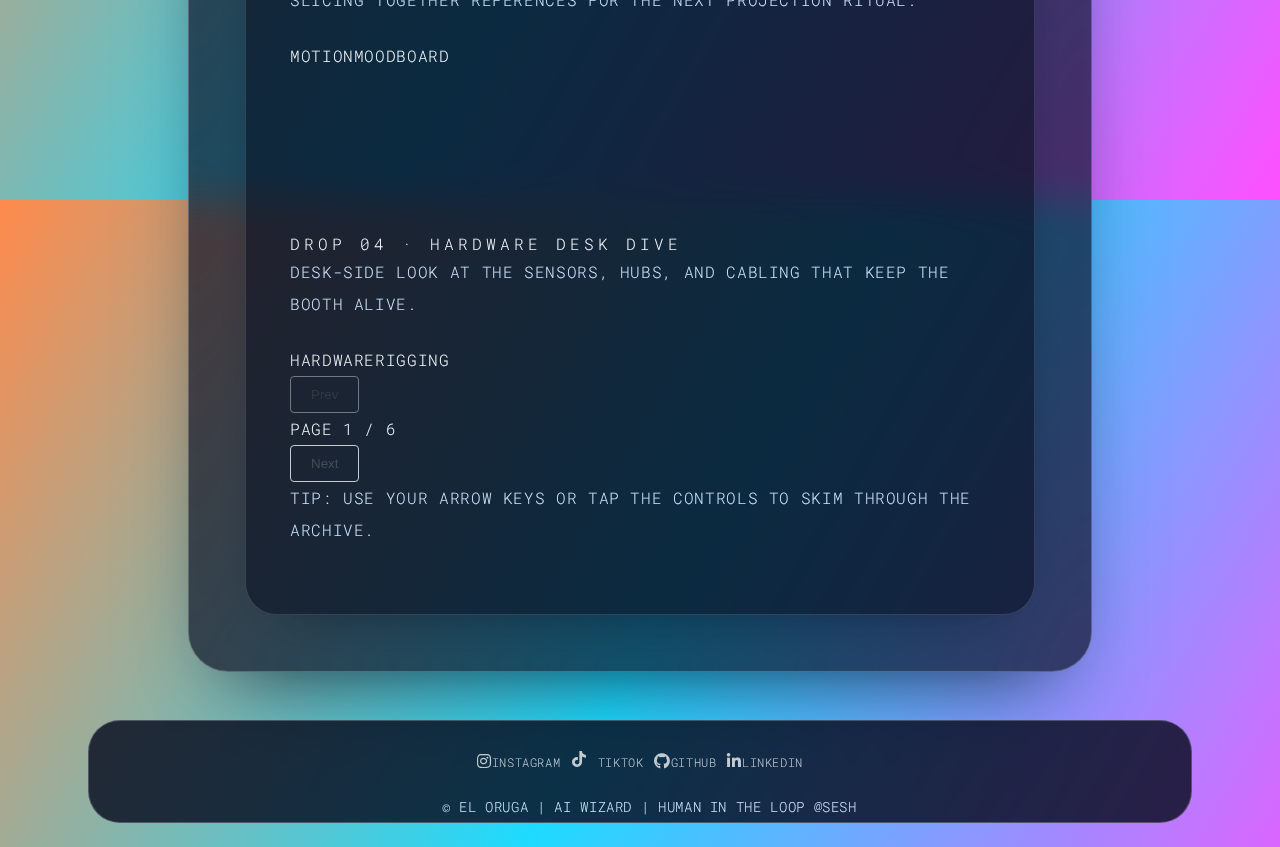
<file: content/index.html>
<!DOCTYPE HTML>
<html>
	<head>
		<title>Content - El Oruga</title>
		<meta charset="utf-8" />
		<meta name="viewport" content="width=device-width, initial-scale=1, user-scalable=no" />
		<link rel="stylesheet" href="../assets/css/main.css" />
		<link rel="stylesheet" href="../assets/css/oruga-ui.css" />
		<link rel="stylesheet" href="https://cdn.jsdelivr.net/npm/swiper@10/swiper-bundle.min.css" />
		<noscript><link rel="stylesheet" href="../assets/css/noscript.css" /></noscript>
	</head>
	<body class="is-preload">
		<div id="wrapper">
			<nav class="navbar" aria-label="Primary">
				<div class="logo"><a href="../index.html">El Oruga</a></div>
				<ul class="menu">
					<li><a href="../index.html">Home</a></li>
					<li><a href="../apps/index.html">Apps</a></li>
					<li><a href="./index.html" aria-current="page">Content</a></li>
					<li><a href="../talk-to-luna/index.html">Talk to Luna</a></li>
					<li><a href="../about/index.html">About</a></li>
					<li><a href="../contact/index.html">Contact</a></li>
				</ul>
			</nav>
			<main>
				<header class="page-hero">
					<p class="eyebrow">Content Drops</p>
					<h1>Studio Stream</h1>
					<p>Behind-the-scenes clips, live sessions, and walkthroughs from the El Oruga channel. Catch the newest drops on page one or flip through the back catalogue.</p>
				</header>
				<section class="section-block">
					<div id="video-feed" class="video-feed" aria-live="polite"></div>
					<div class="video-pager" role="group" aria-label="Video pagination">
						<button id="videos-prev" class="pager-btn" type="button">Prev</button>
						<div class="pager-status" id="videos-page-indicator">Page 1</div>
						<button id="videos-next" class="pager-btn" type="button">Next</button>
					</div>
					<p class="pager-hint">Tip: Use your arrow keys or tap the controls to skim through the archive.</p>
					<noscript>
						<p class="empty-state">Enable JavaScript to browse the latest YouTube drops.</p>
					</noscript>
				</section>
			</main>
			<footer id="footer">
				<div class="socials" role="group" aria-label="Social links">
					<a href="https://www.instagram.com/oruga_d_karmik/" aria-label="Instagram" target="_blank" rel="noopener"><i class="fab fa-instagram" aria-hidden="true"></i><span class="social-label">Instagram</span></a>
					<a href="https://www.tiktok.com/@oruga420" aria-label="TikTok" target="_blank" rel="noopener">
						<svg class="icon icon-tiktok" viewBox="0 0 24 24" aria-hidden="true"><path d="M12.525.02c1.31-.02 2.61-.01 3.91-.02.08 1.53.63 3.09 1.75 4.17 1.12 1.11 2.7 1.62 4.24 1.79v4.03c-1.44-.05-2.89-.35-4.2-.97-.57-.26-1.1-.59-1.62-.93-.01 2.92.01 5.84-.02 8.75-.08 1.4-.54 2.79-1.35 3.94-1.31 1.92-3.58 3.17-5.91 3.21-1.43.08-2.86-.31-4.08-1.03-2.02-1.19-3.44-3.37-3.65-5.71-.02-.5-.03-1-.01-1.49.18-1.9 1.12-3.72 2.58-4.96 1.66-1.44 3.98-2.13 6.15-1.72.02 1.48-.04 2.96-.04 4.44-.99-.32-2.15-.23-3.02.37-.63.41-1.11 1.04-1.36 1.75-.21.51-.15 1.07-.14 1.61.24 1.64 1.82 3.02 3.5 2.87 1.12-.01 2.19-.66 2.77-1.61.19-.33.4-.67.41-1.06.1-1.79.06-3.57.07-5.36.01-4.03-.01-8.05.02-12.07z"></path></svg>
						<span class="social-label">TikTok</span>
					</a>
					<a href="https://github.com/Oruga420" aria-label="GitHub" target="_blank" rel="noopener"><i class="fab fa-github" aria-hidden="true"></i><span class="social-label">GitHub</span></a>
					<a href="https://www.linkedin.com/in/amorac/" aria-label="LinkedIn" target="_blank" rel="noopener"><i class="fab fa-linkedin-in" aria-hidden="true"></i><span class="social-label">LinkedIn</span></a>
				</div>
				<ul class="copyright">
					<li>&copy; El Oruga | AI Wizard | Human In The Loop @Sesh</li>
				</ul>
			</footer>
		</div>
		<div class="social-rail" aria-label="Social links">
			<a href="https://www.instagram.com/oruga_d_karmik/" aria-label="Instagram" target="_blank" rel="noopener"><i class="fab fa-instagram" aria-hidden="true"></i><span class="social-label">Instagram</span></a>
			<a href="https://www.tiktok.com/@oruga420" aria-label="TikTok" target="_blank" rel="noopener">
				<svg class="icon icon-tiktok" viewBox="0 0 24 24" aria-hidden="true"><path d="M12.525.02c1.31-.02 2.61-.01 3.91-.02.08 1.53.63 3.09 1.75 4.17 1.12 1.11 2.7 1.62 4.24 1.79v4.03c-1.44-.05-2.89-.35-4.2-.97-.57-.26-1.1-.59-1.62-.93-.01 2.92.01 5.84-.02 8.75-.08 1.4-.54 2.79-1.35 3.94-1.31 1.92-3.58 3.17-5.91 3.21-1.43.08-2.86-.31-4.08-1.03-2.02-1.19-3.44-3.37-3.65-5.71-.02-.5-.03-1-.01-1.49.18-1.9 1.12-3.72 2.58-4.96 1.66-1.44 3.98-2.13 6.15-1.72.02 1.48-.04 2.96-.04 4.44-.99-.32-2.15-.23-3.02.37-.63.41-1.11 1.04-1.36 1.75-.21.51-.15 1.07-.14 1.61.24 1.64 1.82 3.02 3.5 2.87 1.12-.01 2.19-.66 2.77-1.61.19-.33.4-.67.41-1.06.1-1.79.06-3.57.07-5.36.01-4.03-.01-8.05.02-12.07z"></path></svg>
				<span class="social-label">TikTok</span>
			</a>
			<a href="https://github.com/Oruga420" aria-label="GitHub" target="_blank" rel="noopener"><i class="fab fa-github" aria-hidden="true"></i><span class="social-label">GitHub</span></a>
			<a href="https://www.linkedin.com/in/amorac/" aria-label="LinkedIn" target="_blank" rel="noopener"><i class="fab fa-linkedin-in" aria-hidden="true"></i><span class="social-label">LinkedIn</span></a>
		</div>
		<script type="module" src="../assets/js/content.js"></script>
		<script>
			if ('addEventListener' in window) {
				window.addEventListener('load', function () {
					document.body.className = document.body.className.replace(/\bis-preload\b/, '');
				});
				document.body.className += (navigator.userAgent.match(/(MSIE|rv:11\.0)/) ? ' is-ie' : '');
			}
		</script>
	</body>
</html>
</file>
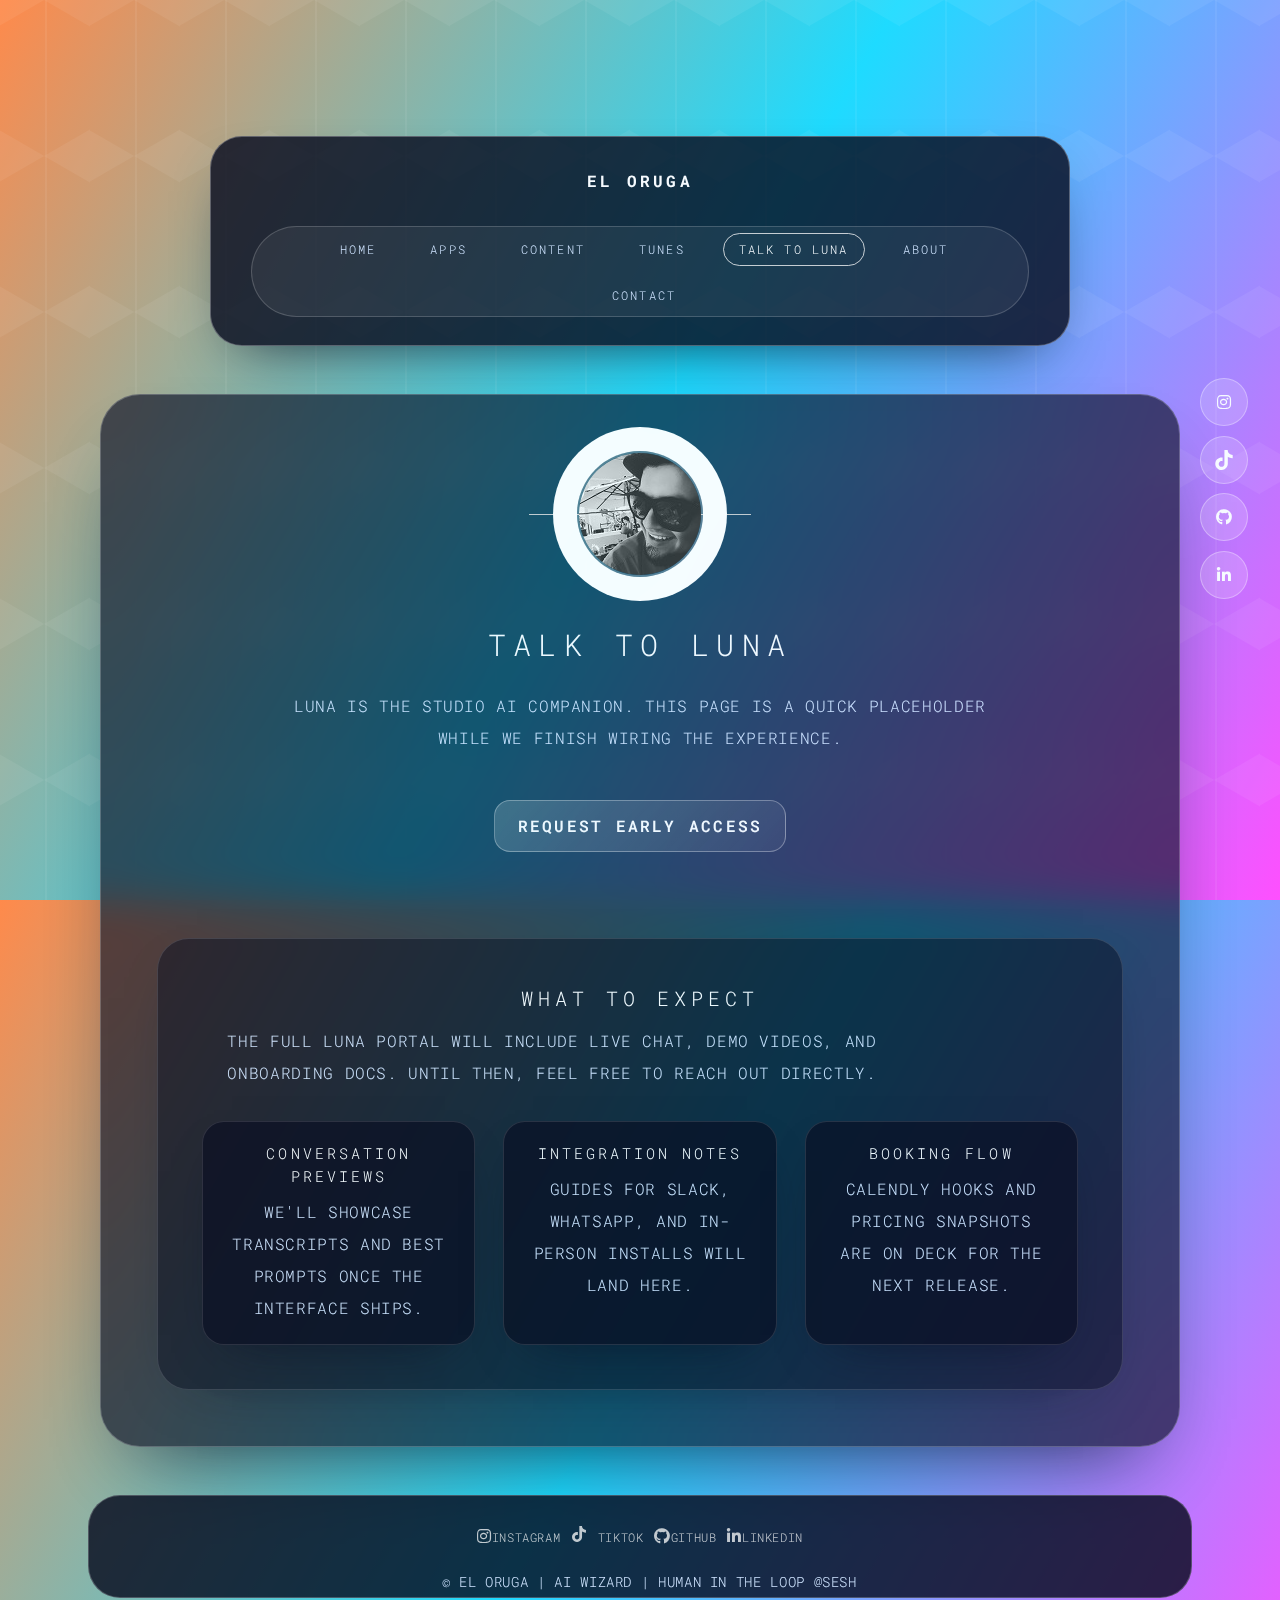
<file: talk-to-luna/index.html>
<!DOCTYPE HTML>
<html>
        <head>
                <title>Talk to Luna - El Oruga</title>
                <meta charset="utf-8" />
                <meta name="viewport" content="width=device-width, initial-scale=1, user-scalable=no" />
                <link rel="stylesheet" href="../assets/css/main.css" />
                <link rel="stylesheet" href="../assets/css/oruga-ui.css" />
                <link rel="stylesheet" href="https://cdn.jsdelivr.net/npm/swiper@10/swiper-bundle.min.css" />
                <noscript><link rel="stylesheet" href="../assets/css/noscript.css" /></noscript>
        </head>
        <body class="is-preload">
                <div id="wrapper">
                        <nav class="navbar" aria-label="Primary">
                                <div class="logo"><a href="../index.html">El Oruga</a></div>
                                <ul class="menu">
                                        <li><a href="../index.html">Home</a></li>
                                        <li><a href="../apps/index.html">Apps</a></li>
                                        <li><a href="../content/index.html">Content</a></li>
                                        <li><a href="../tunes/index.html">Tunes</a></li>
                                        <li><a href="./index.html" aria-current="page">Talk to Luna</a></li>
                                        <li><a href="../about/index.html">About</a></li>
                                        <li><a href="../contact/index.html">Contact</a></li>
                                </ul>
                        </nav>
                        <section id="main">
                                <header class="hero">
                                        <span class="avatar"><img src="../images/oruga.jpg" alt="Portrait of El Oruga" /></span>
                                        <h1>Talk to Luna</h1>
                                        <p>Luna is the studio AI companion. This page is a quick placeholder while we finish wiring the experience.</p>
                                        <div class="cta-row">
                                                <a class="btn" href="mailto:oruga@pm.me">Request early access</a>
                                        </div>
                                </header>
                                <section class="section-block" aria-label="Luna placeholder">
                                        <div class="section-header">
                                                <h2>What to expect</h2>
                                                <p>The full Luna portal will include live chat, demo videos, and onboarding docs. Until then, feel free to reach out directly.</p>
                                        </div>
                                        <div class="card-grid three">
                                                <article class="info-card">
                                                        <h3>Conversation previews</h3>
                                                        <p>We'll showcase transcripts and best prompts once the interface ships.</p>
                                                </article>
                                                <article class="info-card">
                                                        <h3>Integration notes</h3>
                                                        <p>Guides for Slack, WhatsApp, and in-person installs will land here.</p>
                                                </article>
                                                <article class="info-card">
                                                        <h3>Booking flow</h3>
                                                        <p>Calendly hooks and pricing snapshots are on deck for the next release.</p>
                                                </article>
                                        </div>
                                </section>
                        </section>
                        <footer id="footer">
                                <div class="socials" role="group" aria-label="Social links">
                                        <a href="https://www.instagram.com/oruga_d_karmik/" aria-label="Instagram" target="_blank" rel="noopener"><i class="fab fa-instagram" aria-hidden="true"></i><span class="social-label">Instagram</span></a>
                                        <a href="https://www.tiktok.com/@oruga420" aria-label="TikTok" target="_blank" rel="noopener">
                                                <svg class="icon icon-tiktok" viewBox="0 0 24 24" aria-hidden="true"><path d="M12.525.02c1.31-.02 2.61-.01 3.91-.02.08 1.53.63 3.09 1.75 4.17 1.12 1.11 2.7 1.62 4.24 1.79v4.03c-1.44-.05-2.89-.35-4.2-.97-.57-.26-1.1-.59-1.62-.93-.01 2.92.01 5.84-.02 8.75-.08 1.4-.54 2.79-1.35 3.94-1.31 1.92-3.58 3.17-5.91 3.21-1.43.08-2.86-.31-4.08-1.03-2.02-1.19-3.44-3.37-3.65-5.71-.02-.5-.03-1-.01-1.49.18-1.9 1.12-3.72 2.58-4.96 1.66-1.44 3.98-2.13 6.15-1.72.02 1.48-.04 2.96-.04 4.44-.99-.32-2.15-.23-3.02.37-.63.41-1.11 1.04-1.36 1.75-.21.51-.15 1.07-.14 1.61.24 1.64 1.82 3.02 3.5 2.87 1.12-.01 2.19-.66 2.77-1.61.19-.33.4-.67.41-1.06.1-1.79.06-3.57.07-5.36.01-4.03-.01-8.05.02-12.07z"></path></svg>
                                                <span class="social-label">TikTok</span>
                                        </a>
                                        <a href="https://github.com/Oruga420" aria-label="GitHub" target="_blank" rel="noopener"><i class="fab fa-github" aria-hidden="true"></i><span class="social-label">GitHub</span></a>
                                        <a href="https://www.linkedin.com/in/amorac/" aria-label="LinkedIn" target="_blank" rel="noopener"><i class="fab fa-linkedin-in" aria-hidden="true"></i><span class="social-label">LinkedIn</span></a>
                                </div>
                                <ul class="copyright">
                                        <li>&copy; El Oruga | AI Wizard | Human In The Loop @Sesh</li>
                                </ul>
                        </footer>
                </div>
                <div class="social-rail" aria-label="Social links">
                        <a href="https://www.instagram.com/oruga_d_karmik/" aria-label="Instagram" target="_blank" rel="noopener"><i class="fab fa-instagram" aria-hidden="true"></i><span class="social-label">Instagram</span></a>
                        <a href="https://www.tiktok.com/@oruga420" aria-label="TikTok" target="_blank" rel="noopener">
                                <svg class="icon icon-tiktok" viewBox="0 0 24 24" aria-hidden="true"><path d="M12.525.02c1.31-.02 2.61-.01 3.91-.02.08 1.53.63 3.09 1.75 4.17 1.12 1.11 2.7 1.62 4.24 1.79v4.03c-1.44-.05-2.89-.35-4.2-.97-.57-.26-1.1-.59-1.62-.93-.01 2.92.01 5.84-.02 8.75-.08 1.4-.54 2.79-1.35 3.94-1.31 1.92-3.58 3.17-5.91 3.21-1.43.08-2.86-.31-4.08-1.03-2.02-1.19-3.44-3.37-3.65-5.71-.02-.5-.03-1-.01-1.49.18-1.9 1.12-3.72 2.58-4.96 1.66-1.44 3.98-2.13 6.15-1.72.02 1.48-.04 2.96-.04 4.44-.99-.32-2.15-.23-3.02.37-.63.41-1.11 1.04-1.36 1.75-.21.51-.15 1.07-.14 1.61.24 1.64 1.82 3.02 3.5 2.87 1.12-.01 2.19-.66 2.77-1.61.19-.33.4-.67.41-1.06.1-1.79.06-3.57.07-5.36.01-4.03-.01-8.05.02-12.07z"></path></svg>
                                <span class="social-label">TikTok</span>
                        </a>
                        <a href="https://github.com/Oruga420" aria-label="GitHub" target="_blank" rel="noopener"><i class="fab fa-github" aria-hidden="true"></i><span class="social-label">GitHub</span></a>
                        <a href="https://www.linkedin.com/in/amorac/" aria-label="LinkedIn" target="_blank" rel="noopener"><i class="fab fa-linkedin-in" aria-hidden="true"></i><span class="social-label">LinkedIn</span></a>
                </div>
                <script src="https://cdn.jsdelivr.net/npm/swiper@10/swiper-bundle.min.js"></script>
                <script type="module" src="../assets/js/slider.js"></script>
                <script type="module" src="../assets/js/apps.js"></script>
                <script>
                        if ('addEventListener' in window) {
                                window.addEventListener('load', function () {
                                        document.body.className = document.body.className.replace(/\bis-preload\b/, '');
                                });
                                document.body.className += (navigator.userAgent.match(/(MSIE|rv:11\.0)/) ? ' is-ie' : '');
                        }
                </script>
        </body>
</html>
</file>
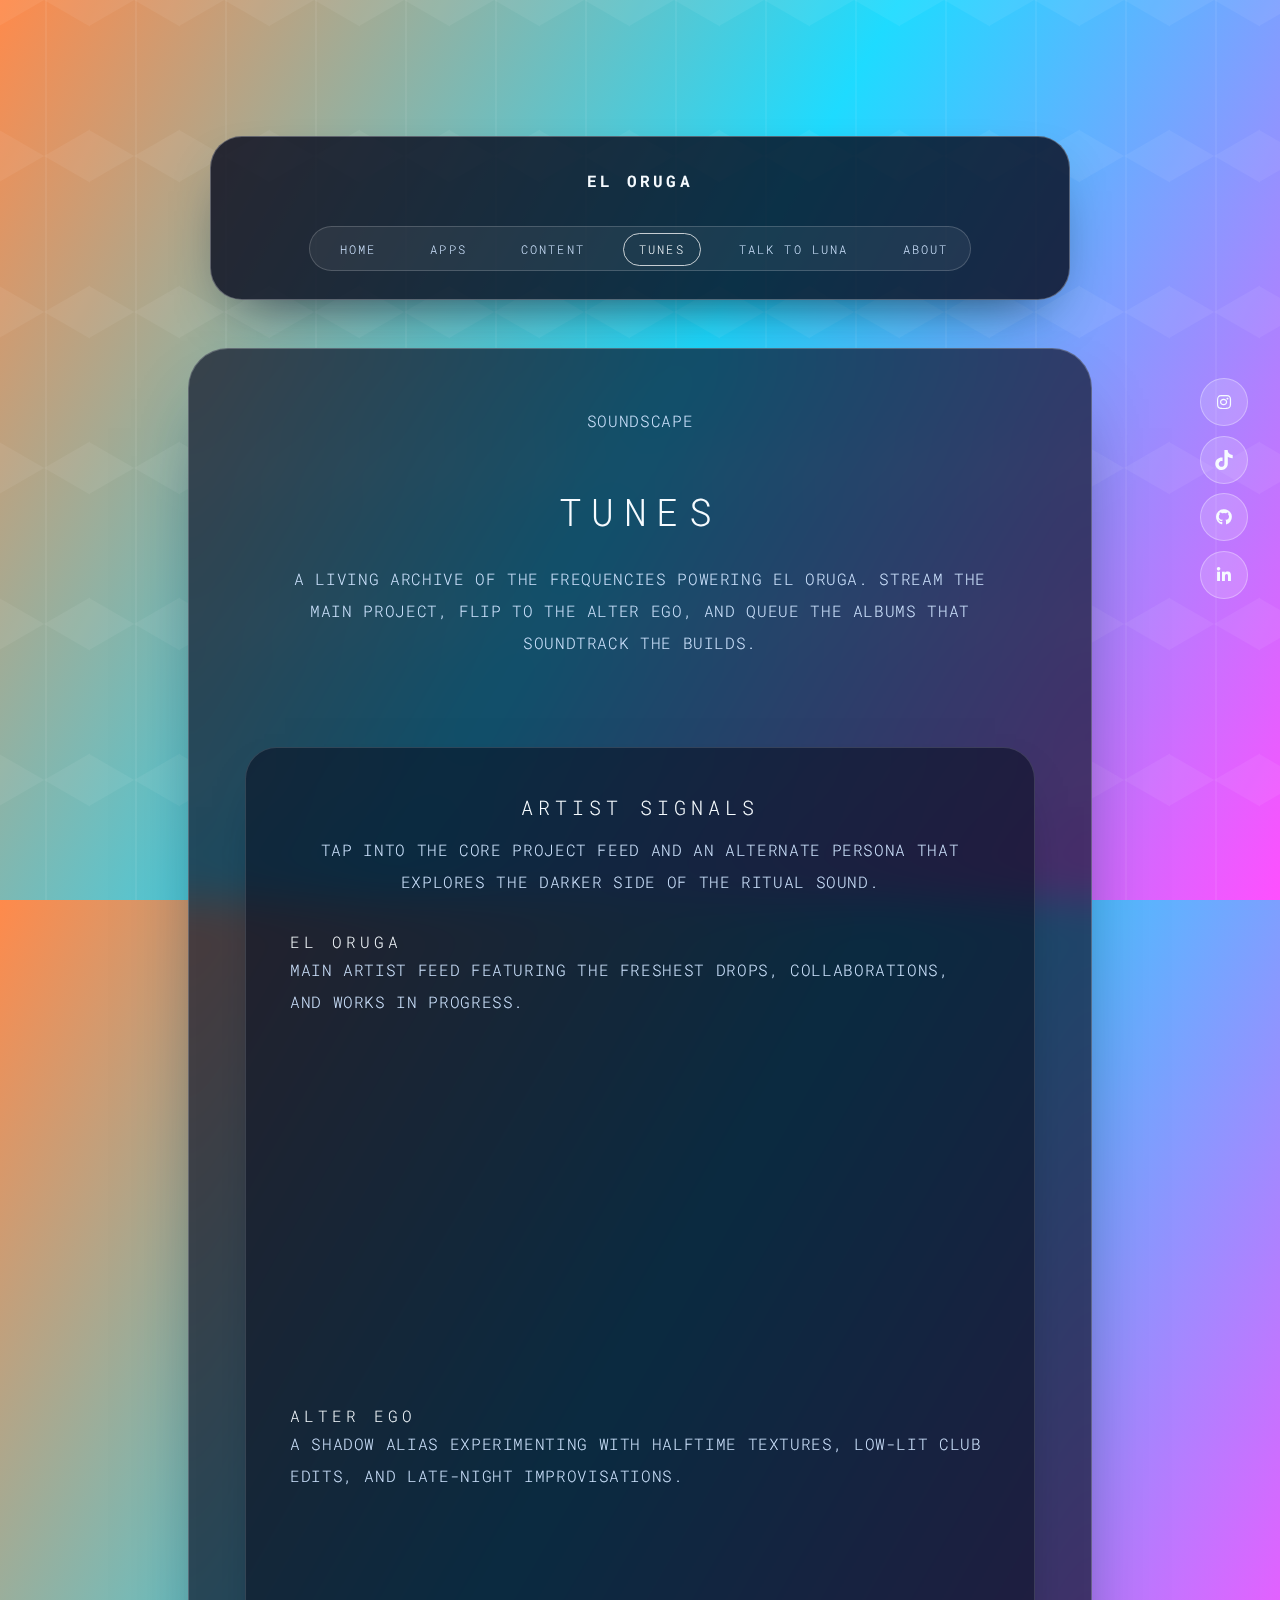
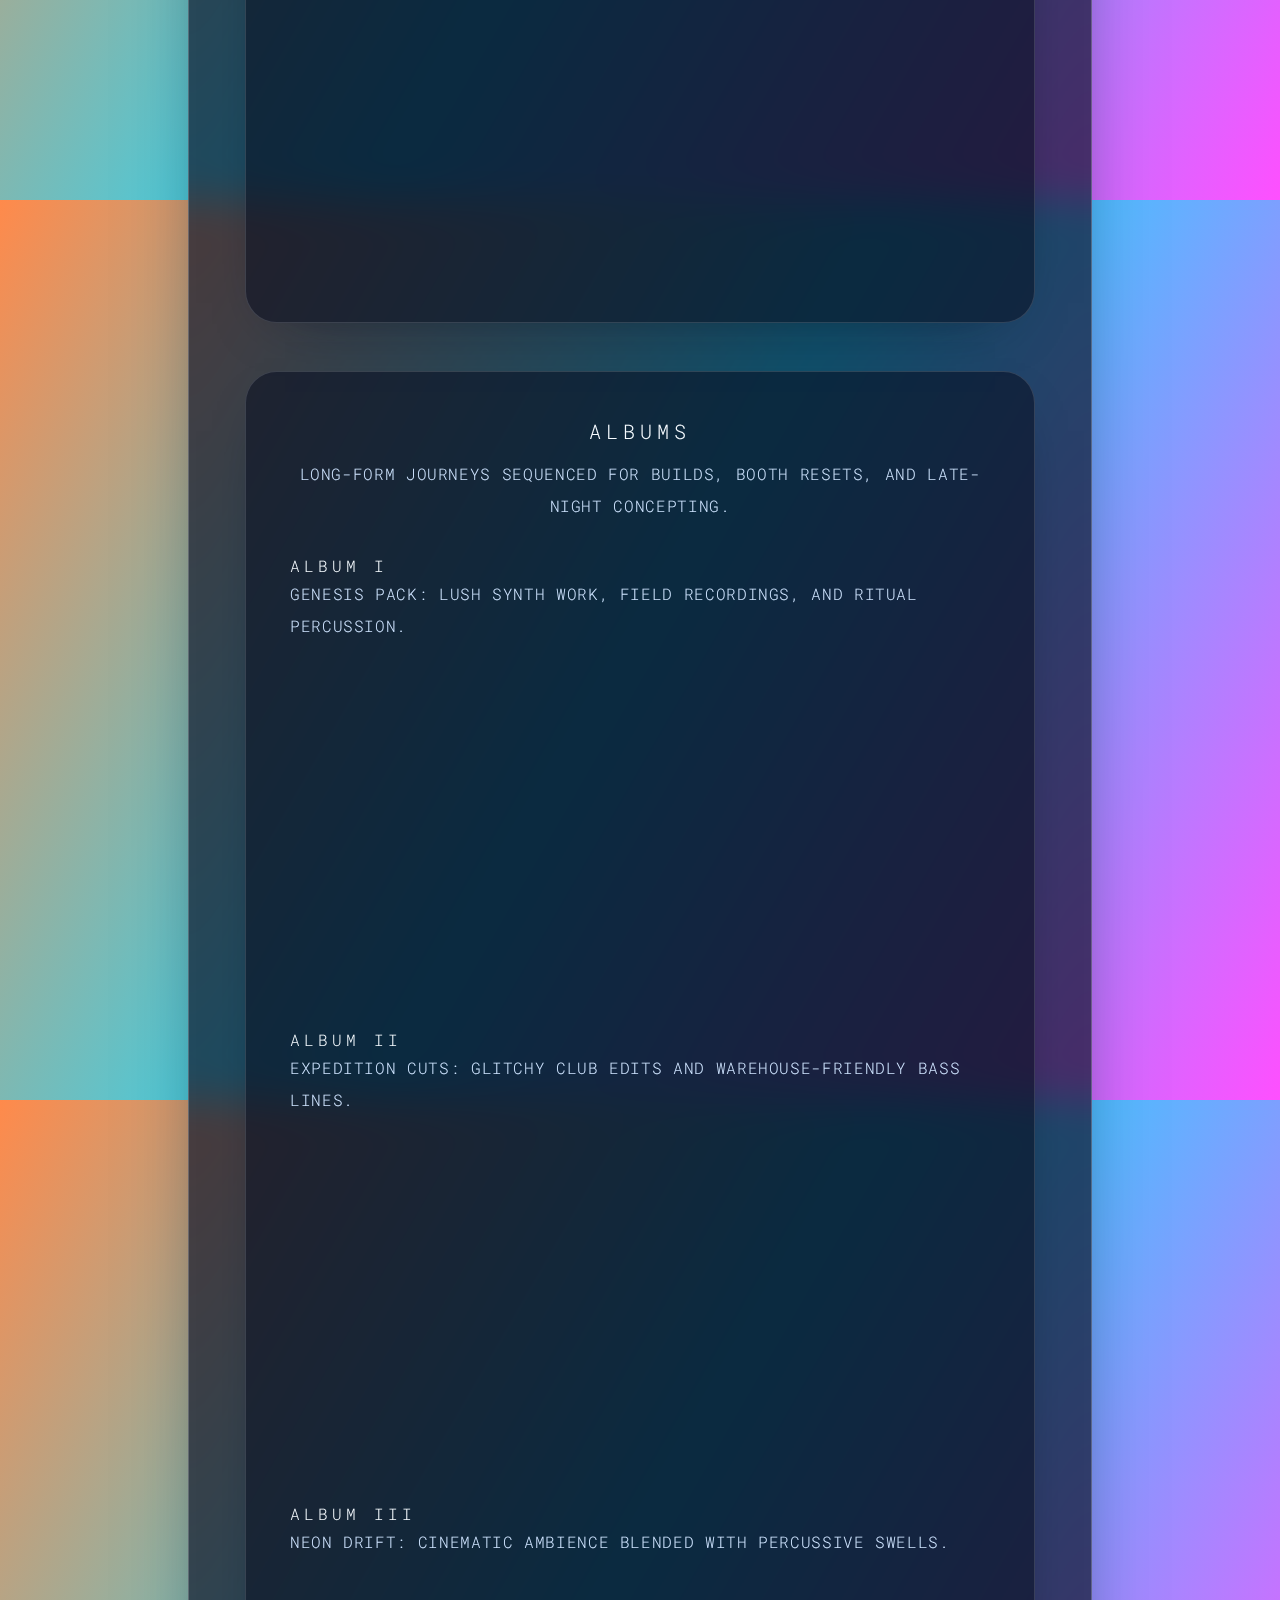
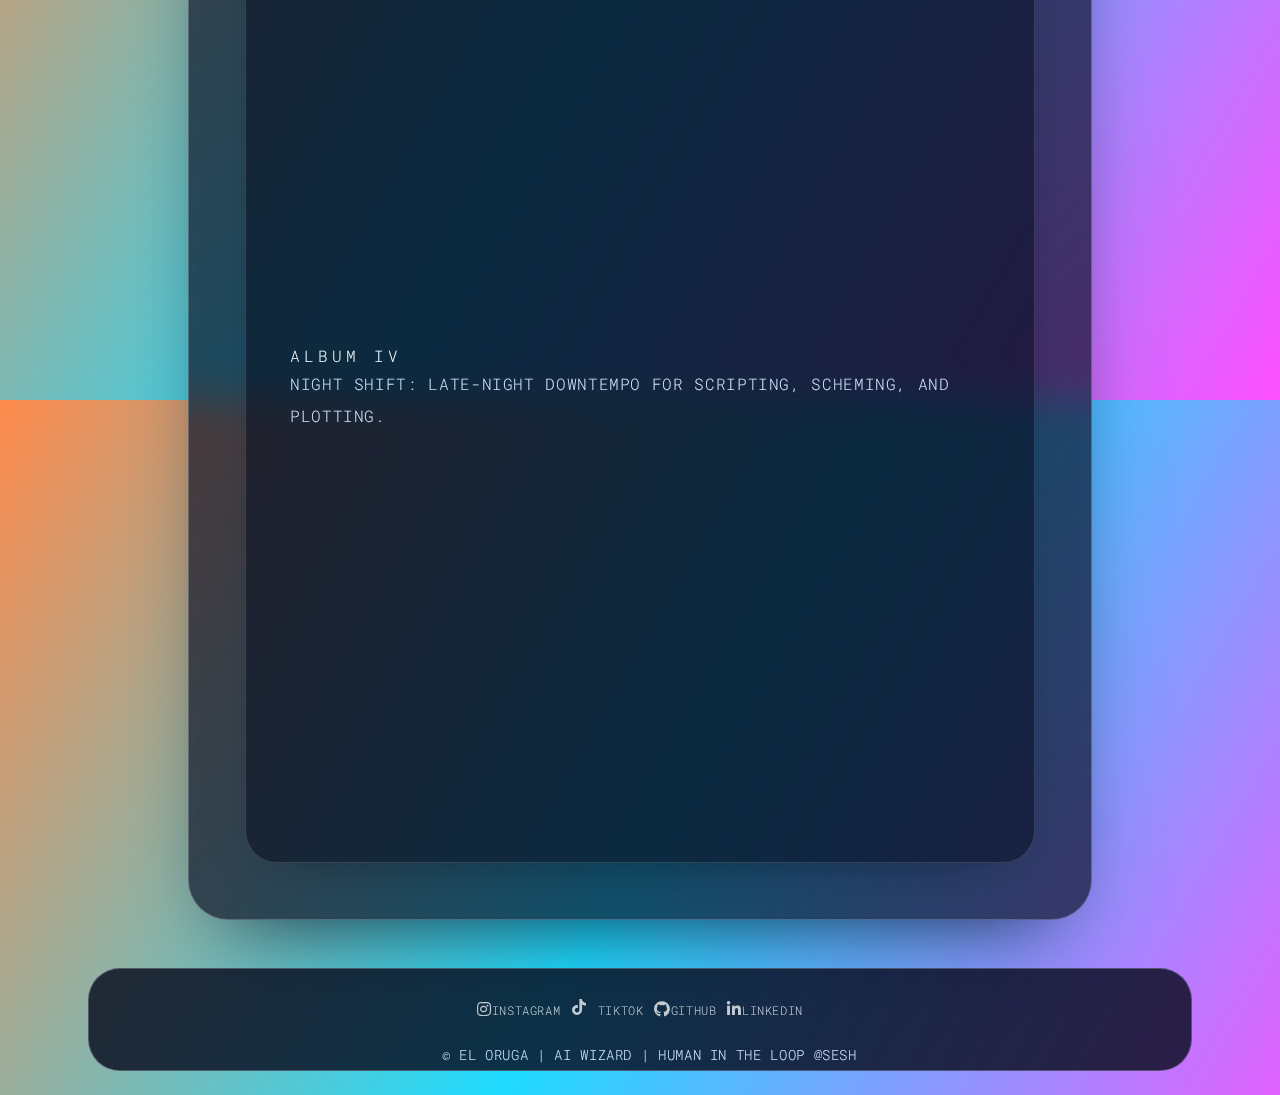
<file: tunes/index.html>
<!DOCTYPE HTML>
<html>
	<head>
		<title>Tunes - El Oruga</title>
		<meta charset="utf-8" />
		<meta name="viewport" content="width=device-width, initial-scale=1, user-scalable=no" />
		<link rel="stylesheet" href="../assets/css/main.css" />
		<link rel="stylesheet" href="../assets/css/oruga-ui.css" />
		<link rel="stylesheet" href="https://cdn.jsdelivr.net/npm/swiper@10/swiper-bundle.min.css" />
		<noscript><link rel="stylesheet" href="../assets/css/noscript.css" /></noscript>
	</head>
	<body class="is-preload">
		<div id="wrapper">
			<nav class="navbar" aria-label="Primary">
				<div class="logo"><a href="../index.html">El Oruga</a></div>
				<ul class="menu">
					<li><a href="../index.html">Home</a></li>
					<li><a href="../apps/index.html">Apps</a></li>
					<li><a href="../content/index.html">Content</a></li>
					<li><a href="./index.html" aria-current="page">Tunes</a></li>
					<li><a href="../talk-to-luna/index.html">Talk to Luna</a></li>
					<li><a href="../about/index.html">About</a></li>
				</ul>
			</nav>
			<main>
				<header class="page-hero">
					<p class="eyebrow">Soundscape</p>
					<h1>Tunes</h1>
					<p>A living archive of the frequencies powering El Oruga. Stream the main project, flip to the alter ego, and queue the albums that soundtrack the builds.</p>
				</header>
				<section class="section-block tunes-section" aria-label="Artist embeds">
					<div class="section-header">
						<h2>Artist Signals</h2>
						<p>Tap into the core project feed and an alternate persona that explores the darker side of the ritual sound.</p>
					</div>
					<div class="embed-grid">
						<article class="embed-card">
							<h3>El Oruga</h3>
							<p>Main artist feed featuring the freshest drops, collaborations, and works in progress.</p>
							<div class="embed-frame">
								<iframe data-testid="embed-iframe" style="border-radius:12px" src="https://open.spotify.com/embed/artist/7DI6QTMu5fr2q1BmrteKgp?utm_source=generator" width="100%" height="352" frameborder="0" allowfullscreen="" allow="autoplay; clipboard-write; encrypted-media; fullscreen; picture-in-picture" loading="lazy"></iframe>
							</div>
						</article>
						<article class="embed-card">
							<h3>Alter Ego</h3>
							<p>A shadow alias experimenting with halftime textures, low-lit club edits, and late-night improvisations.</p>
							<div class="embed-frame">
								<iframe data-testid="embed-iframe" style="border-radius:12px" src="https://open.spotify.com/embed/artist/5HnKy25dAOqC8b7MzrLIRK?utm_source=generator" width="100%" height="352" frameborder="0" allowfullscreen="" allow="autoplay; clipboard-write; encrypted-media; fullscreen; picture-in-picture" loading="lazy"></iframe>
							</div>
						</article>
					</div>
				</section>
				<section class="section-block tunes-section" aria-label="Albums">
					<div class="section-header">
						<h2>Albums</h2>
						<p>Long-form journeys sequenced for builds, booth resets, and late-night concepting.</p>
					</div>
					<div class="album-grid">
						<article class="embed-card">
							<h3>Album I</h3>
							<p>Genesis pack: lush synth work, field recordings, and ritual percussion.</p>
							<div class="embed-frame">
								<iframe data-testid="embed-iframe" style="border-radius:12px" src="https://open.spotify.com/embed/album/4evHLdHpcSAo0ABhfszy5Y?utm_source=generator" width="100%" height="352" frameborder="0" allowfullscreen="" allow="autoplay; clipboard-write; encrypted-media; fullscreen; picture-in-picture" loading="lazy"></iframe>
							</div>
						</article>
						<article class="embed-card">
							<h3>Album II</h3>
							<p>Expedition cuts: glitchy club edits and warehouse-friendly bass lines.</p>
							<div class="embed-frame">
								<iframe data-testid="embed-iframe" style="border-radius:12px" src="https://open.spotify.com/embed/album/187N7wkdhB8nqd9Xg5dH1f?utm_source=generator" width="100%" height="352" frameborder="0" allowfullscreen="" allow="autoplay; clipboard-write; encrypted-media; fullscreen; picture-in-picture" loading="lazy"></iframe>
							</div>
						</article>
						<article class="embed-card">
							<h3>Album III</h3>
							<p>Neon drift: cinematic ambience blended with percussive swells.</p>
							<div class="embed-frame">
								<iframe data-testid="embed-iframe" style="border-radius:12px" src="https://open.spotify.com/embed/album/5K6eazZcFYMYmVPRVp762g?utm_source=generator" width="100%" height="352" frameborder="0" allowfullscreen="" allow="autoplay; clipboard-write; encrypted-media; fullscreen; picture-in-picture" loading="lazy"></iframe>
							</div>
						</article>
						<article class="embed-card">
							<h3>Album IV</h3>
							<p>Night shift: late-night downtempo for scripting, scheming, and plotting.</p>
							<div class="embed-frame">
								<iframe data-testid="embed-iframe" style="border-radius:12px" src="https://open.spotify.com/embed/album/53iIFLLChRSeJRjYc7nUd5?utm_source=generator" width="100%" height="352" frameborder="0" allowfullscreen="" allow="autoplay; clipboard-write; encrypted-media; fullscreen; picture-in-picture" loading="lazy"></iframe>
							</div>
						</article>
					</div>
				</section>
			</main>
			<footer id="footer">
				<div class="socials" role="group" aria-label="Social links">
					<a href="https://www.instagram.com/oruga_d_karmik/" aria-label="Instagram" target="_blank" rel="noopener"><i class="fab fa-instagram" aria-hidden="true"></i><span class="social-label">Instagram</span></a>
					<a href="https://www.tiktok.com/@oruga420" aria-label="TikTok" target="_blank" rel="noopener">
						<svg class="icon icon-tiktok" viewBox="0 0 24 24" aria-hidden="true"><path d="M12.525.02c1.31-.02 2.61-.01 3.91-.02.08 1.53.63 3.09 1.75 4.17 1.12 1.11 2.7 1.62 4.24 1.79v4.03c-1.44-.05-2.89-.35-4.2-.97-.57-.26-1.1-.59-1.62-.93-.01 2.92.01 5.84-.02 8.75-.08 1.4-.54 2.79-1.35 3.94-1.31 1.92-3.58 3.17-5.91 3.21-1.43.08-2.86-.31-4.08-1.03-2.02-1.19-3.44-3.37-3.65-5.71-.02-.5-.03-1-.01-1.49.18-1.9 1.12-3.72 2.58-4.96 1.66-1.44 3.98-2.13 6.15-1.72.02 1.48-.04 2.96-.04 4.44-.99-.32-2.15-.23-3.02.37-.63.41-1.11 1.04-1.36 1.75-.21.51-.15 1.07-.14 1.61.24 1.64 1.82 3.02 3.5 2.87 1.12-.01 2.19-.66 2.77-1.61.19-.33.4-.67.41-1.06.1-1.79.06-3.57.07-5.36.01-4.03-.01-8.05.02-12.07z"></path></svg>
						<span class="social-label">TikTok</span>
					</a>
					<a href="https://github.com/Oruga420" aria-label="GitHub" target="_blank" rel="noopener"><i class="fab fa-github" aria-hidden="true"></i><span class="social-label">GitHub</span></a>
					<a href="https://www.linkedin.com/in/amorac/" aria-label="LinkedIn" target="_blank" rel="noopener"><i class="fab fa-linkedin-in" aria-hidden="true"></i><span class="social-label">LinkedIn</span></a>
				</div>
				<ul class="copyright">
					<li>&copy; El Oruga | AI Wizard | Human In The Loop @Sesh</li>
				</ul>
			</footer>
		</div>
		<div class="social-rail" aria-label="Social links">
			<a href="https://www.instagram.com/oruga_d_karmik/" aria-label="Instagram" target="_blank" rel="noopener"><i class="fab fa-instagram" aria-hidden="true"></i><span class="social-label">Instagram</span></a>
			<a href="https://www.tiktok.com/@oruga420" aria-label="TikTok" target="_blank" rel="noopener">
				<svg class="icon icon-tiktok" viewBox="0 0 24 24" aria-hidden="true"><path d="M12.525.02c1.31-.02 2.61-.01 3.91-.02.08 1.53.63 3.09 1.75 4.17 1.12 1.11 2.7 1.62 4.24 1.79v4.03c-1.44-.05-2.89-.35-4.2-.97-.57-.26-1.1-.59-1.62-.93-.01 2.92.01 5.84-.02 8.75-.08 1.4-.54 2.79-1.35 3.94-1.31 1.92-3.58 3.17-5.91 3.21-1.43.08-2.86-.31-4.08-1.03-2.02-1.19-3.44-3.37-3.65-5.71-.02-.5-.03-1-.01-1.49.18-1.9 1.12-3.72 2.58-4.96 1.66-1.44 3.98-2.13 6.15-1.72.02 1.48-.04 2.96-.04 4.44-.99-.32-2.15-.23-3.02.37-.63.41-1.11 1.04-1.36 1.75-.21.51-.15 1.07-.14 1.61.24 1.64 1.82 3.02 3.5 2.87 1.12-.01 2.19-.66 2.77-1.61.19-.33.4-.67.41-1.06.1-1.79.06-3.57.07-5.36.01-4.03-.01-8.05.02-12.07z"></path></svg>
				<span class="social-label">TikTok</span>
			</a>
			<a href="https://github.com/Oruga420" aria-label="GitHub" target="_blank" rel="noopener"><i class="fab fa-github" aria-hidden="true"></i><span class="social-label">GitHub</span></a>
			<a href="https://www.linkedin.com/in/amorac/" aria-label="LinkedIn" target="_blank" rel="noopener"><i class="fab fa-linkedin-in" aria-hidden="true"></i><span class="social-label">LinkedIn</span></a>
		</div>
		<script src="https://cdn.jsdelivr.net/npm/swiper@10/swiper-bundle.min.js"></script>
		<script type="module" src="../assets/js/slider.js"></script>
		<script>
			if ('addEventListener' in window) {
				window.addEventListener('load', function () {
					document.body.className = document.body.className.replace(/\bis-preload\b/, '');
				});
				document.body.className += (navigator.userAgent.match(/(MSIE|rv:11\.0)/) ? ' is-ie' : '');
			}
		</script>
	</body>
</html>
</file>
<file: assets/css/oruga-ui.css>
@import url('https://fonts.googleapis.com/css2?family=Roboto:wght@400;500;700&family=Roboto+Mono:wght@400;500;700&display=swap');

:root {
  --bg-orange: #ff8a4b;
  --bg-pink: #f760ff;
  --bg-teal: #5cd7ff;
  --bg-indigo: #7b2bff;
  --text-primary: #f6fbff;
  --text-muted: #cfe4ff;
  --panel: rgba(10, 14, 36, 0.68);
  --panel-strong: rgba(7, 11, 31, 0.82);
  --highlight: rgba(255, 255, 255, 0.22);
  --chip-bg: rgba(246, 251, 255, 0.12);
  --chip-border: rgba(255, 255, 255, 0.28);
  --accent: #7cfff2;
  --accent-strong: #63a8ff;
}

::selection {
  background: rgba(124, 255, 242, 0.35);
  color: var(--text-primary);
}

body,
input,
select,
textarea {
  font-family: 'Roboto Mono', 'Roboto', monospace;
  font-size: 16px;
  letter-spacing: 0.04em;
  color: var(--text-primary);
}

body {
  min-height: 100vh;
  margin: 0;
  background:
    linear-gradient(120deg, #ff8a4b 0%, #1edbff 50%, #ff4fff 100%);
  position: relative;
  padding: clamp(24px, 6vw, 64px);
}

body::before {
  content: '';
  position: fixed;
  inset: 0;
  background-image:
    linear-gradient(30deg, rgba(255, 255, 255, 0.18) 12%, transparent 12.5%, transparent 87%, rgba(255, 255, 255, 0.18) 87.5%, rgba(255, 255, 255, 0.18)),
    linear-gradient(150deg, rgba(255, 255, 255, 0.18) 12%, transparent 12.5%, transparent 87%, rgba(255, 255, 255, 0.18) 87.5%, rgba(255, 255, 255, 0.18)),
    linear-gradient(90deg, rgba(255, 255, 255, 0.18) 2%, transparent 0);
  background-size: 90px 156px;
  background-position: 0 0, 0 0, 45px 78px;
  opacity: 0.32;
  mix-blend-mode: screen;
  pointer-events: none;
  z-index: 0;
}

body::after {
  pointer-events: none;
}

#wrapper {
  position: relative;
  z-index: 1;
  display: flex;
  flex-direction: column;
  gap: clamp(1.75rem, 5vw, 3rem);
}

#main,
main {
  background: var(--panel);
  border-radius: clamp(28px, 4vw, 40px);
  border: 1px solid rgba(255, 255, 255, 0.22);
  box-shadow: 0 40px 80px -40px rgba(7, 11, 31, 0.8);
  backdrop-filter: blur(20px);
  padding: clamp(1.8rem, 5vw, 3.5rem);
}

main {
  max-width: min(1180px, 94vw);
  margin-inline: auto;
}

#main {
  width: 100%;
  max-width: min(1080px, 94vw);
  margin-inline: auto;
  display: flex;
  flex-direction: column;
  gap: clamp(1.5rem, 3vw, 2.5rem);
}

.navbar {
  background: var(--panel-strong);
  border-radius: clamp(24px, 4vw, 32px);
  border: 1px solid rgba(255, 255, 255, 0.28);
  box-shadow: 0 25px 60px -30px rgba(6, 11, 31, 0.85);
  padding: clamp(1rem, 3vw, 1.75rem) clamp(1.2rem, 4vw, 2.5rem);
  display: flex;
  align-items: center;
  justify-content: center;
  flex-wrap: wrap;
  gap: clamp(0.85rem, 3vw, 1.8rem);
  max-width: min(860px, 96vw);
  margin-inline: auto;
}

.navbar .logo a {
  font-weight: 700;
  letter-spacing: 0.2em;
  text-transform: uppercase;
  color: var(--text-primary);
  text-decoration: none;
}

.navbar .menu {
  display: flex;
  gap: clamp(0.35rem, 2vw, 0.85rem);
  list-style: none;
  margin: 0;
  padding: 0.35rem;
  border-radius: 999px;
  border: 1px solid rgba(255, 255, 255, 0.18);
  background: rgba(255, 255, 255, 0.06);
  flex-wrap: wrap;
  justify-content: center;
}

.navbar .menu a {
  text-decoration: none;
  color: var(--text-muted);
  padding: 0.45rem 0.95rem;
  border-radius: 999px;
  border: 1px solid transparent;
  letter-spacing: 0.18em;
  font-size: 0.75rem;
  text-transform: uppercase;
  transition: color 0.2s ease, border-color 0.2s ease, background 0.2s ease, box-shadow 0.2s ease;
}

.navbar .menu a[aria-current="page"] {
  color: var(--text-primary);
  border-color: rgba(255, 255, 255, 0.75);
}

.navbar .menu a[aria-current="page"] {
  color: var(--text-primary);
  border-color: rgba(255, 255, 255, 0.75);
}

.navbar .menu a:hover,
.navbar .menu a:focus-visible {
  color: var(--text-primary);
  border-color: rgba(255, 255, 255, 0.45);
  background: rgba(255, 255, 255, 0.12);
  box-shadow: 0 10px 24px -18px rgba(6, 11, 31, 0.85);
}

.navbar .menu a.is-active {
  color: var(--text-primary);
  border-color: rgba(255, 255, 255, 0.65);
  background: rgba(255, 255, 255, 0.2);
  box-shadow: 0 18px 35px -20px rgba(6, 11, 31, 0.9);
}

.navbar .socials {
  display: flex;
  flex-wrap: wrap;
  gap: 0.75rem;
}

.navbar .socials a {
  display: inline-flex;
  align-items: center;
  gap: 0.5rem;
  padding: 0.45rem 1rem;
  border-radius: 999px;
  background: rgba(255, 255, 255, 0.16);
  border: 1px solid rgba(255, 255, 255, 0.3);
  color: var(--text-primary);
  font-weight: 600;
  text-transform: uppercase;
  letter-spacing: 0.08em;
  text-decoration: none;
  transition: transform 0.2s ease, box-shadow 0.2s ease, background 0.2s ease;
}

.navbar .socials a i {
  font-size: 1rem;
}

.navbar .socials a:hover,
.navbar .socials a:focus-visible {
  transform: translateY(-3px);
  box-shadow: 0 16px 32px -18px rgba(6, 11, 31, 0.9);
  background: rgba(255, 255, 255, 0.24);
  border-color: rgba(255, 255, 255, 0.45);
}

.social-rail a {
  display: inline-flex;
  align-items: center;
  justify-content: center;
  width: 48px;
  height: 48px;
  border-radius: 50%;
  background: rgba(255, 255, 255, 0.16);
  border: 1px solid rgba(255, 255, 255, 0.32);
  color: var(--text-primary);
  transition: transform 0.2s ease, box-shadow 0.2s ease;
}
.social-rail a svg {
  width: 20px;
  height: 20px;
  fill: currentColor;
}

.social-rail a:hover,
.social-rail a:focus-visible {
  transform: translateY(-4px);
  box-shadow: 0 16px 32px -18px rgba(6, 11, 31, 0.9);
}

.social-rail a .social-label {
  display: none;
}

.socials a svg {
  width: 1rem;
  height: 1rem;
  fill: currentColor;
}

.socials .social-label {
  font-size: 0.74rem;
}

.hero {
  display: grid;
  justify-items: center;
  text-align: center;
  gap: 1.4rem;
  color: var(--text-primary);
}

.hero .avatar img {
  border-radius: 28px;
  border: 2px solid rgba(255, 255, 255, 0.28);
  box-shadow: 0 25px 60px -35px rgba(0, 0, 0, 0.75);
}

h1, h2, h3 {
  text-transform: uppercase;
  letter-spacing: 0.25em;
  color: var(--text-primary);
  margin: 0;
}

.hero p,
p,
li {
  color: var(--text-muted);
  max-width: 70ch;
}

.cta-row {
  display: flex;
  gap: 0.75rem;
  flex-wrap: wrap;
  justify-content: center;
}

.btn {
  display: inline-flex;
  align-items: center;
  justify-content: center;
  padding: 0.55rem 1.4rem;
  border-radius: 16px;
  border: 1px solid rgba(255, 255, 255, 0.32);
  background: linear-gradient(135deg, rgba(255, 255, 255, 0.18), rgba(255, 255, 255, 0.05));
  color: var(--text-primary);
  font-weight: 600;
  text-decoration: none;
  letter-spacing: 0.14em;
  transition: transform 0.2s ease, box-shadow 0.2s ease;
}

.btn:hover {
  transform: translateY(-2px);
  box-shadow: 0 12px 30px -20px rgba(0, 0, 0, 0.7);
}

#categories,
#featured,
#recent-apps {
  margin-top: clamp(1.5rem, 4vw, 2.75rem);
}

#categories h2,
#featured h2,
#recent-apps h2,
main > header h1,
main > header p {
  text-align: center;
}

#category-chips {
  margin-top: 1rem;
}

.chips {
  display: flex;
  gap: 0.8rem;
  overflow-x: auto;
  padding: 0.6rem 0.8rem;
  border-radius: 22px;
  background: rgba(255, 255, 255, 0.08);
  border: 1px solid rgba(255, 255, 255, 0.2);
}

.chip {
  display: inline-flex;
  align-items: center;
  gap: 0.45rem;
  padding: 0.45rem 1rem;
  border-radius: 999px;
  border: 1px solid var(--chip-border);
  background: var(--chip-bg);
  color: var(--text-primary);
  text-transform: uppercase;
  letter-spacing: 0.12em;
  cursor: pointer;
  transition: transform 0.16s ease, background 0.16s ease, border 0.16s ease;
}

.chip[aria-pressed="true"] {
  background: rgba(255, 255, 255, 0.22);
  border-color: rgba(255, 255, 255, 0.55);
  color: var(--text-primary);
  transform: translateY(-2px);
}

.filters {
  display: flex;
  flex-wrap: wrap;
  gap: 0.75rem;
  margin: clamp(1rem, 3vw, 1.6rem) 0;
}

.filters input,
.filters select,
input,
select,
textarea {
  background: rgba(255, 255, 255, 0.14);
  border: 1px solid rgba(255, 255, 255, 0.35);
  border-radius: 18px;
  padding: 0.6rem 1rem;
  color: var(--text-primary);
  text-transform: uppercase;
  letter-spacing: 0.12em;
  outline: none;
  transition: border 0.2s ease, box-shadow 0.2s ease;
}

.filters input::placeholder {
  color: rgba(255, 255, 255, 0.65);
}

.filters input:focus,
.filters select:focus {
  border-color: rgba(255, 255, 255, 0.7);
  box-shadow: 0 0 0 4px rgba(255, 255, 255, 0.15);
}

select {
  background-image: url("data:image/svg+xml,%3Csvg xmlns='http://www.w3.org/2000/svg' width='18' height='12' viewBox='0 0 18 12'%3E%3Cpath fill='%23ffffff' d='M0 3l9 9 9-9z'/%3E%3C/svg%3E");
  background-repeat: no-repeat;
  background-position: calc(100% - 1.1rem) center;
  background-size: 18px;
  padding-right: 2.5rem;
}

textarea {
  resize: vertical;
  min-height: 140px;
}

.grid {
  display: grid;
  grid-template-columns: repeat(auto-fill, minmax(260px, 1fr));
  gap: clamp(1.2rem, 3vw, 2rem);
  margin-top: clamp(1.25rem, 3vw, 2rem);
}

.card {
  position: relative;
  border-radius: 24px;
  overflow: hidden;
  background: linear-gradient(180deg, rgba(255, 255, 255, 0.12) 0%, rgba(11, 13, 34, 0.92) 40%, rgba(11, 13, 34, 0.96) 100%);
  border: 1px solid rgba(255, 255, 255, 0.16);
  box-shadow: 0 28px 60px -30px rgba(6, 11, 31, 0.9);
  backdrop-filter: blur(12px);
  transition: transform 0.22s ease, box-shadow 0.22s ease;
}

.card::after {
  content: '';
  position: absolute;
  inset: 0;
  border-radius: inherit;
  border: 1px solid rgba(255, 255, 255, 0.18);
  opacity: 0;
  transition: opacity 0.22s ease;
  pointer-events: none;
}

.card:hover {
  transform: translateY(-6px);
  box-shadow: 0 35px 70px -28px rgba(11, 13, 34, 0.95);
}

.card:hover::after {
  opacity: 1;
}

.card img {
  width: 100%;
  height: 190px;
  object-fit: cover;
  display: block;
}

.card .content {
  padding: 1.1rem 1.2rem 1.4rem;
}

.card .content h3 {
  margin: 0 0 0.55rem;
  font-size: 1.05rem;
  color: var(--text-primary);
}

.card .content p {
  margin: 0;
  color: var(--text-muted);
  font-size: 0.85rem;
}

.page-hero {
  display: grid;
  gap: 1.4rem;
  justify-items: center;
  text-align: center;
  padding-bottom: 1rem;
}

.page-hero h1 {
  font-size: clamp(1.5rem, 3vw, 2.4rem);
}

.section-block {
  margin-top: clamp(1.5rem, 4vw, 3rem);
  padding: clamp(1.5rem, 4vw, 2.75rem);
  border-radius: clamp(22px, 3vw, 32px);
  border: 1px solid rgba(255, 255, 255, 0.14);
  background: rgba(6, 11, 31, 0.55);
  box-shadow: 0 20px 60px -40px rgba(6, 11, 31, 0.8);
}

.section-header {
  text-align: center;
  margin-bottom: clamp(1.25rem, 4vw, 2rem);
}

.section-header p {
  margin-top: 0.75rem;
  color: var(--text-muted);
}

.card-grid {
  display: grid;
  gap: clamp(1rem, 3vw, 1.75rem);
}

.card-grid.three {
  grid-template-columns: repeat(auto-fit, minmax(220px, 1fr));
}

.info-card,
.stat-card {
  border-radius: 22px;
  border: 1px solid rgba(255, 255, 255, 0.12);
  padding: 1.25rem 1.5rem;
  background: rgba(8, 12, 32, 0.85);
  box-shadow: 0 20px 50px -30px rgba(6, 11, 31, 0.9);
}

.info-card h3,
.stat-card h3 {
  margin: 0 0 0.5rem;
  letter-spacing: 0.2em;
  font-size: 0.95rem;
}

.info-card p,
.stat-card p {
  margin: 0;
  color: var(--text-muted);
}

.timeline {
  list-style: none;
  padding: 0;
  margin: 0;
  border-left: 2px solid rgba(255, 255, 255, 0.2);
}

.timeline li {
  position: relative;
  margin-left: 1.5rem;
  padding-left: 1.5rem;
  padding-bottom: 1.5rem;
}

.timeline li::before {
  content: '';
  position: absolute;
  left: -1.64rem;
  top: 0.35rem;
  width: 14px;
  height: 14px;
  border-radius: 50%;
  border: 2px solid var(--accent);
  background: rgba(255, 255, 255, 0.12);
}

.timeline-year {
  display: inline-flex;
  align-items: center;
  gap: 0.25rem;
  font-size: 0.85rem;
  letter-spacing: 0.25em;
  color: var(--accent);
  text-transform: uppercase;
}

.badge-list {
  display: flex;
  flex-wrap: wrap;
  gap: 0.65rem;
  justify-content: center;
}

.badge {
  padding: 0.45rem 1rem;
  border-radius: 999px;
  border: 1px solid rgba(255, 255, 255, 0.28);
  background: rgba(255, 255, 255, 0.08);
  font-size: 0.75rem;
  letter-spacing: 0.18em;
  text-transform: uppercase;
}

.contact-grid {
  display: grid;
  grid-template-columns: repeat(auto-fit, minmax(280px, 1fr));
  gap: clamp(1rem, 3vw, 2rem);
  align-items: stretch;
}

.contact-card {
  display: flex;
  flex-direction: column;
  gap: 1rem;
}

.contact-list {
  list-style: none;
  margin: 0;
  padding: 0;
  display: flex;
  flex-direction: column;
  gap: 0.75rem;
}

.contact-list li span {
  display: block;
  font-size: 0.72rem;
  letter-spacing: 0.25em;
  color: var(--text-muted);
  text-transform: uppercase;
  margin-bottom: 0.35rem;
}

.contact-list a {
  color: var(--text-primary);
  text-decoration: none;
}

.contact-form {
  display: flex;
  flex-direction: column;
  gap: 0.9rem;
  border-radius: 24px;
  border: 1px solid rgba(255, 255, 255, 0.16);
  padding: clamp(1.25rem, 3vw, 1.9rem);
  background: rgba(8, 12, 32, 0.82);
  box-shadow: 0 20px 50px -30px rgba(6, 11, 31, 0.9);
}

.contact-form label {
  display: flex;
  flex-direction: column;
  gap: 0.45rem;
  font-size: 0.72rem;
  letter-spacing: 0.3em;
  color: var(--text-muted);
  text-transform: uppercase;
}

.contact-form .btn {
  width: fit-content;
  cursor: pointer;
}

.form-status {
  min-height: 1.4rem;
  font-size: 0.8rem;
  letter-spacing: 0.04em;
}

.form-status[data-tone='error'] {
  color: #ffb3c1;
}

.form-status[data-tone='success'] {
  color: #a4ffe8;
}

.stats-grid {
  display: grid;
  grid-template-columns: repeat(auto-fit, minmax(220px, 1fr));
  gap: clamp(1rem, 3vw, 1.75rem);
}

@media (max-width: 600px) {
  .timeline {
    border-left: none;
  }

  .timeline li {
    margin-left: 0;
    padding-left: 0;
  }

  .timeline li::before {
    display: none;
  }
}

.card .tags {
  display: flex;
  flex-wrap: wrap;
  gap: 0.45rem;
  margin-top: 0.75rem;
}

.tag {
  padding: 0.35rem 0.7rem;
  border-radius: 999px;
  border: 1px solid rgba(255, 255, 255, 0.28);
  background: rgba(255, 255, 255, 0.12);
  color: var(--text-primary);
  font-size: 0.68rem;
  letter-spacing: 0.12em;
}

.swiper {
  width: 100%;
  padding: 1.5rem 0 2.5rem;
}

.swiper-button-next,
.swiper-button-prev {
  color: rgba(255, 255, 255, 0.85);
}

.swiper-pagination-bullet {
  background: rgba(255, 255, 255, 0.7);
}

.simple-carousel {
  position: relative;
  width: 100%;
  z-index: 1;
}

.carousel-container {
  position: relative;
  width: 100%;
  min-height: 400px;
}

.carousel-slide {
  display: flex;
  justify-content: center;
  align-items: center;
  width: 100%;
}

.carousel-slide a {
  display: block;
  max-width: 700px;
  width: 100%;
}

.carousel-slide img {
  width: 100%;
  height: auto;
  border-radius: 16px;
  display: block;
  object-fit: contain;
  background: rgba(0, 0, 0, 0.2);
}

.carousel-btn {
  position: absolute;
  top: 50%;
  transform: translateY(-50%);
  width: 50px;
  height: 50px;
  border-radius: 50%;
  border: 2px solid rgba(255, 255, 255, 0.5);
  background: rgba(255, 255, 255, 0.2);
  color: white;
  font-size: 2rem;
  cursor: pointer;
  z-index: 9999 !important;
  display: flex;
  align-items: center;
  justify-content: center;
  transition: all 0.3s ease;
  pointer-events: auto !important;
}

.carousel-btn:hover {
  background: rgba(255, 255, 255, 0.4);
  border-color: rgba(255, 255, 255, 0.8);
}

.carousel-prev {
  left: 10px;
}

.carousel-next {
  right: 10px;
}

.carousel-dots {
  display: flex;
  justify-content: center;
  gap: 8px;
  margin-top: 20px;
}

.carousel-dot {
  width: 12px;
  height: 12px;
  border-radius: 50%;
  background: rgba(255, 255, 255, 0.3);
  cursor: pointer;
  transition: all 0.3s ease;
  display: inline-block;
}

.carousel-dot.active {
  background: rgba(255, 255, 255, 0.9);
  transform: scale(1.2);
}

.app-hero {
  display: grid;
  gap: 1.25rem;
  justify-items: start;
}

.app-hero img {
  width: 100%;
  max-height: 360px;
  object-fit: cover;
  border-radius: 24px;
  border: 1px solid rgba(255, 255, 255, 0.28);
}

.app-links {
  display: flex;
  flex-wrap: wrap;
  gap: 0.75rem;
}

.app-body {
  margin-top: 2.25rem;
  display: grid;
  gap: 1.25rem;
}

footer {
  background: var(--panel-strong);
  border-radius: clamp(24px, 4vw, 32px);
  border: 1px solid rgba(255, 255, 255, 0.22);
  padding: clamp(1.2rem, 3vw, 2rem);
  color: var(--text-muted);
}

footer .socials {
  justify-content: center;
  margin-bottom: 1rem;
}

.social-rail {
  position: fixed;
  right: clamp(12px, 3vw, 32px);
  top: 42%;
  display: flex;
  flex-direction: column;
  gap: 0.6rem;
  z-index: 10;
}

@media (max-width: 900px) {
  body {
    padding: clamp(20px, 5vw, 32px);
  }

  #main,
  main,
  .navbar,
  footer {
    padding: clamp(1.2rem, 5vw, 2rem);
  }

  .navbar {
    flex-direction: column;
    align-items: flex-start;
  }

  .social-rail {
    display: none;
  }

  .grid {
    grid-template-columns: repeat(auto-fill, minmax(200px, 1fr));
  }
}

@media (prefers-reduced-motion: reduce) {
  * {
    animation-duration: 0.001ms !important;
    animation-iteration-count: 1 !important;
    transition-duration: 0.001ms !important;
    scroll-behavior: auto !important;
  }
}

main > header {
  display: grid;
  gap: 0.65rem;
  justify-items: center;
  text-align: center;
}


#apps-grid.grid {
  display: block;
}

.card-actions {
  margin-top: 0.9rem;
  display: flex;
  flex-wrap: wrap;
  gap: 0.55rem;
}

.card-actions .btn {
  min-width: 120px;
  justify-content: center;
}

.apps-swiper,
.featured-swiper {
  position: relative;
}

.apps-swiper {
  padding: clamp(1.2rem, 4vw, 2rem) clamp(0.5rem, 2vw, 1rem) clamp(2.2rem, 5vw, 3rem);
  border-radius: 28px;
  background: rgba(255, 255, 255, 0.08);
  border: 1px solid rgba(255, 255, 255, 0.28);
  box-shadow: inset 0 0 0 1px rgba(255, 255, 255, 0.15);
}

.apps-swiper .swiper-slide {
  width: clamp(240px, 48vw, 320px);
}

.featured-swiper .swiper-slide {
  width: 100%;
  display: flex;
  justify-content: center;
  align-items: center;
}

.featured-swiper .swiper-slide a {
  display: block;
  width: 100%;
  max-width: 700px;
  pointer-events: auto;
}

.featured-swiper .swiper-slide img {
  width: 100%;
  height: auto;
  display: block;
  border-radius: 16px;
  object-fit: contain;
  background: rgba(0, 0, 0, 0.2);
  pointer-events: none;
}

.swiper-button-prev,
.swiper-button-next {
  width: 48px;
  height: 48px;
  border-radius: 16px;
  background: rgba(255, 255, 255, 0.14);
  border: 1px solid rgba(255, 255, 255, 0.32);
  color: var(--text-primary);
  box-shadow: 0 18px 32px -22px rgba(6, 11, 31, 0.85);
  cursor: pointer;
  z-index: 100 !important;
  pointer-events: auto !important;
  position: relative;
}

.swiper-button-prev:hover,
.swiper-button-next:hover {
  background: rgba(255, 255, 255, 0.25);
}

.swiper-button-prev::after,
.swiper-button-next::after {
  font-size: 1.2rem;
}

.swiper-pagination-bullet {
  background: rgba(255, 255, 255, 0.75);
  opacity: 0.7;
}

.swiper-pagination-bullet-active {
  background: rgba(255, 255, 255, 1);
}

.empty-state {
  margin-top: 1.5rem;
  text-align: center;
  color: var(--text-muted);
}
</file>
<file: assets/css/noscript.css>
/*
	Identity by HTML5 UP
	html5up.net | @ajlkn
	Free for personal and commercial use under the CCA 3.0 license (html5up.net/license)
*/

/* Basic */

	body:after {
		display: none;
	}

/* Main */

	#main {
		-moz-transform: none !important;
		-webkit-transform: none !important;
		-ms-transform: none !important;
		transform: none !important;
		opacity: 1 !important;
	}
</file>
<file: assets/css/main.css>
@import url(fontawesome-all.min.css);
@import url("https://fonts.googleapis.com/css?family=Source+Sans+Pro:300");

/*
	Identity by HTML5 UP
	html5up.net | @ajlkn
	Free for personal and commercial use under the CCA 3.0 license (html5up.net/license)
*/

/* Icon (alt) */

	html, body, div, span, applet, object,
	iframe, h1, h2, h3, h4, h5, h6, p, blockquote,
	pre, a, abbr, acronym, address, big, cite,
	code, del, dfn, em, img, ins, kbd, q, s, samp,
	small, strike, strong, sub, sup, tt, var, b,
	u, i, center, dl, dt, dd, ol, ul, li, fieldset,
	form, label, legend, table, caption, tbody,
	tfoot, thead, tr, th, td, article, aside,
	canvas, details, embed, figure, figcaption,
	footer, header, hgroup, menu, nav, output, ruby,
	section, summary, time, mark, audio, video {
		margin: 0;
		padding: 0;
		border: 0;
		font-size: 100%;
		font: inherit;
		vertical-align: baseline;
	}

	article, aside, details, figcaption, figure,
	footer, header, hgroup, menu, nav, section {
		display: block;
	}

	body {
		line-height: 1;
	}

	ol, ul {
		list-style: none;
	}

	blockquote, q {
		quotes: none;
	}

		blockquote:before, blockquote:after, q:before, q:after {
			content: '';
			content: none;
		}

	table {
		border-collapse: collapse;
		border-spacing: 0;
	}

	body {
		-webkit-text-size-adjust: none;
	}

	mark {
		background-color: transparent;
		color: inherit;
	}

	input::-moz-focus-inner {
		border: 0;
		padding: 0;
	}

	input, select, textarea {
		-moz-appearance: none;
		-webkit-appearance: none;
		-ms-appearance: none;
		appearance: none;
	}

/* Basic */

	@media screen and (max-width: 480px) {

		html, body {
			min-width: 320px;
		}

	}

	html {
		box-sizing: border-box;
	}

	*, *:before, *:after {
		box-sizing: inherit;
	}

	body.is-preload *, body.is-preload *:before, body.is-preload *:after {
		-moz-animation: none !important;
		-webkit-animation: none !important;
		-ms-animation: none !important;
		animation: none !important;
		-moz-transition: none !important;
		-webkit-transition: none !important;
		-ms-transition: none !important;
		transition: none !important;
	}

	html {
		height: 100%;
	}

	body {
		height: 100%;
		background-color: #ffffff;
		background-image: url("../../images/newbg.svg"), -moz-linear-gradient(60deg, rgba(255, 165, 150, 0.5) 5%, rgba(0, 228, 255, 0.35));
		background-image: url("../../images/newbg.svg"), -webkit-linear-gradient(60deg, rgba(0, 0, 0, 0.5) 5%, rgba(0, 0, 0, 0.35));
		background-image: url("../../images/newbg.svg"), -ms-linear-gradient(60deg, rgba(255, 165, 150, 0.5) 5%, rgba(0, 228, 255, 0.35));
		background-image: url("../../images/newbg.svg"), linear-gradient(60deg, rgba(255, 165, 150, 0.5) 5%, rgba(0, 228, 255, 0.35));
		background-size: 90px 104px, cover;
		background-repeat: repeat,			no-repeat;
		background-position: top left, center center;
		background-attachment: fixed, fixed;
	}

		body:after {
			content: '';
			display: block;
			position: fixed;
			top: 0;
			left: 0;
			width: 100%;
			height: inherit;
			opacity: 0;
			z-index: 1;
			background-color: #ffffff;
			background-image:  -moz-linear-gradient(60deg, rgba(255, 165, 150, 0.5) 5%, rgba(0, 228, 255, 0.35));
			background-image: -webkit-linear-gradient(60deg, rgba(255, 165, 150, 0.5) 5%, rgba(0, 228, 255, 0.35));
			background-image: -ms-linear-gradient(60deg, rgba(255, 165, 150, 0.5) 5%, rgba(0, 228, 255, 0.35));
			background-image: linear-gradient(60deg, rgba(255, 165, 150, 0.5) 5%, rgba(0, 228, 255, 0.35));
			background-repeat: repeat,			no-repeat;
			background-size: 100px 100px, cover;
			background-position: top left,		center center;
			-moz-transition: opacity 1.75s ease-out;
			-webkit-transition: opacity 1.75s ease-out;
			-ms-transition: opacity 1.75s ease-out;
			transition: opacity 1.75s ease-out;
		}

		body.is-preload:after {
			opacity: 1;
		}

/* Type */

	body, input, select, textarea {
		color: #414f57;
		font-family: "Source Sans Pro", Helvetica, sans-serif;
		font-size: 14pt;
		font-weight: 300;
		line-height: 2;
		letter-spacing: 0.2em;
		text-transform: uppercase;
	}

		@media screen and (max-width: 1680px) {

			body, input, select, textarea {
				font-size: 11pt;
			}

		}

		@media screen and (max-width: 480px) {

			body, input, select, textarea {
				font-size: 10pt;
				line-height: 1.75;
			}

		}

	a {
		-moz-transition: color 0.2s ease, border-color 0.2s ease;
		-webkit-transition: color 0.2s ease, border-color 0.2s ease;
		-ms-transition: color 0.2s ease, border-color 0.2s ease;
		transition: color 0.2s ease, border-color 0.2s ease;
		color: inherit;
		text-decoration: none;
	}

		a:before {
			-moz-transition: color 0.2s ease, text-shadow 0.2s ease;
			-webkit-transition: color 0.2s ease, text-shadow 0.2s ease;
			-ms-transition: color 0.2s ease, text-shadow 0.2s ease;
			transition: color 0.2s ease, text-shadow 0.2s ease;
		}

		a:hover {
			color: #ff7496;
		}

	strong, b {
		color: #313f47;
	}

	em, i {
		font-style: italic;
	}

	p {
		margin: 0 0 1.5em 0;
	}

	h1, h2, h3, h4, h5, h6 {
		color: #313f47;
		line-height: 1.5;
		margin: 0 0 0.75em 0;
	}

		h1 a, h2 a, h3 a, h4 a, h5 a, h6 a {
			color: inherit;
			text-decoration: none;
		}

	h1 {
		font-size: 1.85em;
		letter-spacing: 0.22em;
		margin: 0 0 0.525em 0;
	}

	h2 {
		font-size: 1.25em;
	}

	h3 {
		font-size: 1em;
	}

	h4 {
		font-size: 1em;
	}

	h5 {
		font-size: 1em;
	}

	h6 {
		font-size: 1em;
	}

	@media screen and (max-width: 480px) {

		h1 {
			font-size: 1.65em;
		}

	}

	sub {
		font-size: 0.8em;
		position: relative;
		top: 0.5em;
	}

	sup {
		font-size: 0.8em;
		position: relative;
		top: -0.5em;
	}

	hr {
		border: 0;
		border-bottom: solid 1px #c8cccf;
		margin: 3em 0;
	}

/* Form */

	form {
		margin: 0 0 1.5em 0;
	}

		form > :last-child {
			margin-bottom: 0;
		}

		form > .fields {
			display: -moz-flex;
			display: -webkit-flex;
			display: -ms-flex;
			display: flex;
			-moz-flex-wrap: wrap;
			-webkit-flex-wrap: wrap;
			-ms-flex-wrap: wrap;
			flex-wrap: wrap;
			width: calc(100% + 2.25em);
			margin: -1.125em 0 1.5em -1.125em;
		}

			form > .fields > .field {
				-moz-flex-grow: 0;
				-webkit-flex-grow: 0;
				-ms-flex-grow: 0;
				flex-grow: 0;
				-moz-flex-shrink: 0;
				-webkit-flex-shrink: 0;
				-ms-flex-shrink: 0;
				flex-shrink: 0;
				padding: 1.125em 0 0 1.125em;
				width: calc(100% - 1.125em);
			}

				form > .fields > .field.half {
					width: calc(50% - 0.5625em);
				}

				form > .fields > .field.third {
					width: calc(100%/3 - 0.375em);
				}

				form > .fields > .field.quarter {
					width: calc(25% - 0.28125em);
				}

		@media screen and (max-width: 480px) {

			form > .fields {
				width: calc(100% + 2.25em);
				margin: -1.125em 0 1.5em -1.125em;
			}

				form > .fields > .field {
					padding: 1.125em 0 0 1.125em;
					width: calc(100% - 1.125em);
				}

					form > .fields > .field.half {
						width: calc(100% - 1.125em);
					}

					form > .fields > .field.third {
						width: calc(100% - 1.125em);
					}

					form > .fields > .field.quarter {
						width: calc(100% - 1.125em);
					}

		}

	label {
		color: #313f47;
		display: block;
		font-size: 0.9em;
		margin: 0 0 0.75em 0;
	}

	input[type="text"],
	input[type="password"],
	input[type="email"],
	input[type="tel"],
	select,
	textarea {
		-moz-appearance: none;
		-webkit-appearance: none;
		-ms-appearance: none;
		appearance: none;
		border-radius: 4px;
		border: solid 1px #c8cccf;
		color: inherit;
		display: block;
		outline: 0;
		padding: 0 1em;
		text-decoration: none;
		width: 100%;
	}

		input[type="text"]:invalid,
		input[type="password"]:invalid,
		input[type="email"]:invalid,
		input[type="tel"]:invalid,
		select:invalid,
		textarea:invalid {
			box-shadow: none;
		}

		input[type="text"]:focus,
		input[type="password"]:focus,
		input[type="email"]:focus,
		input[type="tel"]:focus,
		select:focus,
		textarea:focus {
			border-color: #ff7496;
		}

	select {
		background-image: url("data:image/svg+xml;charset=utf8,%3Csvg xmlns='http://www.w3.org/2000/svg' width='40' height='40' preserveAspectRatio='none' viewBox='0 0 40 40'%3E%3Cpath d='M9.4,12.3l10.4,10.4l10.4-10.4c0.2-0.2,0.5-0.4,0.9-0.4c0.3,0,0.6,0.1,0.9,0.4l3.3,3.3c0.2,0.2,0.4,0.5,0.4,0.9 c0,0.4-0.1,0.6-0.4,0.9L20.7,31.9c-0.2,0.2-0.5,0.4-0.9,0.4c-0.3,0-0.6-0.1-0.9-0.4L4.3,17.3c-0.2-0.2-0.4-0.5-0.4-0.9 c0-0.4,0.1-0.6,0.4-0.9l3.3-3.3c0.2-0.2,0.5-0.4,0.9-0.4S9.1,12.1,9.4,12.3z' fill='%23c8cccf' /%3E%3C/svg%3E");
		background-size: 1.25rem;
		background-repeat: no-repeat;
		background-position: calc(100% - 1rem) center;
		height: 2.75em;
		padding-right: 2.75em;
		text-overflow: ellipsis;
	}

		select option {
			color: #313f47;
			background: #ffffff;
		}

		select:focus::-ms-value {
			background-color: transparent;
		}

		select::-ms-expand {
			display: none;
		}

	input[type="text"],
	input[type="password"],
	input[type="email"],
	select {
		height: 2.75em;
	}

	textarea {
		padding: 0.75em 1em;
	}

	input[type="checkbox"],
	input[type="radio"] {
		-moz-appearance: none;
		-webkit-appearance: none;
		-ms-appearance: none;
		appearance: none;
		display: block;
		float: left;
		margin-right: -2em;
		opacity: 0;
		width: 1em;
		z-index: -1;
	}

		input[type="checkbox"] + label,
		input[type="radio"] + label {
			text-decoration: none;
			color: #414f57;
			cursor: pointer;
			display: inline-block;
			font-size: 1em;
			font-weight: 300;
			padding-left: 2.4em;
			padding-right: 0.75em;
			position: relative;
		}

			input[type="checkbox"] + label:before,
			input[type="radio"] + label:before {
				-moz-osx-font-smoothing: grayscale;
				-webkit-font-smoothing: antialiased;
				display: inline-block;
				font-style: normal;
				font-variant: normal;
				text-rendering: auto;
				line-height: 1;
				text-transform: none !important;
				font-family: 'Font Awesome 5 Free';
				font-weight: 900;
			}

			input[type="checkbox"] + label:before,
			input[type="radio"] + label:before {
				border-radius: 4px;
				border: solid 1px #c8cccf;
				content: '';
				display: inline-block;
				font-size: 0.8em;
				height: 2.0625em;
				left: 0;
				line-height: 2.0625em;
				position: absolute;
				text-align: center;
				top: 0.15em;
				width: 2.0625em;
			}

		input[type="checkbox"]:checked + label:before,
		input[type="radio"]:checked + label:before {
			color: #ff7496;
			content: '\f00c';
		}

		input[type="checkbox"]:focus + label:before,
		input[type="radio"]:focus + label:before {
			border-color: #ff7496;
		}

	input[type="checkbox"] + label:before {
		border-radius: 4px;
	}

	input[type="radio"] + label:before {
		border-radius: 100%;
	}

	::-webkit-input-placeholder {
		color: #616f77 !important;
		opacity: 1.0;
	}

	:-moz-placeholder {
		color: #616f77 !important;
		opacity: 1.0;
	}

	::-moz-placeholder {
		color: #616f77 !important;
		opacity: 1.0;
	}

	:-ms-input-placeholder {
		color: #616f77 !important;
		opacity: 1.0;
	}

/* Icon */

	.icon {
		text-decoration: none;
		position: relative;
		border-bottom: none;
	}

		.icon:before {
			-moz-osx-font-smoothing: grayscale;
			-webkit-font-smoothing: antialiased;
			display: inline-block;
			font-style: normal;
			font-variant: normal;
			text-rendering: auto;
			line-height: 1;
			text-transform: none !important;
			font-family: 'Font Awesome 5 Free';
			font-weight: 400;
		}

		.icon > .label {
			display: none;
		}

		.icon:before {
			line-height: inherit;
		}

		.icon.solid:before {
			font-weight: 900;
		}

		.icon.brands:before {
			font-family: 'Font Awesome 5 Brands';
		}

/* List */

	ol {
		list-style: decimal;
		margin: 0 0 1.5em 0;
		padding-left: 1.25em;
	}

		ol li {
			padding-left: 0.25em;
		}

	ul {
		list-style: disc;
		margin: 0 0 1.5em 0;
		padding-left: 1em;
	}

		ul li {
			padding-left: 0.5em;
		}

		ul.alt {
			list-style: none;
			padding-left: 0;
		}

			ul.alt li {
				border-top: solid 1px #c8cccf;
				padding: 0.5em 0;
			}

				ul.alt li:first-child {
					border-top: 0;
					padding-top: 0;
				}

	dl {
		margin: 0 0 1.5em 0;
	}

		dl dt {
			display: block;
			margin: 0 0 0.75em 0;
		}

		dl dd {
			margin-left: 1.5em;
		}

/* Actions */

	ul.actions {
		display: -moz-flex;
		display: -webkit-flex;
		display: -ms-flex;
		display: flex;
		cursor: default;
		list-style: none;
		margin-left: -0.75em;
		padding-left: 0;
	}

		ul.actions li {
			padding: 0 0 0 0.75em;
			vertical-align: middle;
		}

		ul.actions.special {
			-moz-justify-content: center;
			-webkit-justify-content: center;
			-ms-justify-content: center;
			justify-content: center;
			width: 100%;
			margin-left: 0;
		}

			ul.actions.special li:first-child {
				padding-left: 0;
			}

		ul.actions.stacked {
			-moz-flex-direction: column;
			-webkit-flex-direction: column;
			-ms-flex-direction: column;
			flex-direction: column;
			margin-left: 0;
		}

			ul.actions.stacked li {
				padding: 0.975em 0 0 0;
			}

				ul.actions.stacked li:first-child {
					padding-top: 0;
				}

		ul.actions.fit {
			width: calc(100% + 0.75em);
		}

			ul.actions.fit li {
				-moz-flex-grow: 1;
				-webkit-flex-grow: 1;
				-ms-flex-grow: 1;
				flex-grow: 1;
				-moz-flex-shrink: 1;
				-webkit-flex-shrink: 1;
				-ms-flex-shrink: 1;
				flex-shrink: 1;
				width: 100%;
			}

				ul.actions.fit li > * {
					width: 100%;
				}

			ul.actions.fit.stacked {
				width: 100%;
			}

		@media screen and (max-width: 480px) {

			ul.actions:not(.fixed) {
				-moz-flex-direction: column;
				-webkit-flex-direction: column;
				-ms-flex-direction: column;
				flex-direction: column;
				margin-left: 0;
				width: 100% !important;
			}

				ul.actions:not(.fixed) li {
					-moz-flex-grow: 1;
					-webkit-flex-grow: 1;
					-ms-flex-grow: 1;
					flex-grow: 1;
					-moz-flex-shrink: 1;
					-webkit-flex-shrink: 1;
					-ms-flex-shrink: 1;
					flex-shrink: 1;
					padding: 0.75em 0 0 0;
					text-align: center;
					width: 100%;
				}

					ul.actions:not(.fixed) li > * {
						width: 100%;
					}

					ul.actions:not(.fixed) li:first-child {
						padding-top: 0;
					}

					ul.actions:not(.fixed) li input[type="submit"],
					ul.actions:not(.fixed) li input[type="reset"],
					ul.actions:not(.fixed) li input[type="button"],
					ul.actions:not(.fixed) li button,
					ul.actions:not(.fixed) li .button {
						width: 100%;
					}

						ul.actions:not(.fixed) li input[type="submit"].icon:before,
						ul.actions:not(.fixed) li input[type="reset"].icon:before,
						ul.actions:not(.fixed) li input[type="button"].icon:before,
						ul.actions:not(.fixed) li button.icon:before,
						ul.actions:not(.fixed) li .button.icon:before {
							margin-left: -0.5rem;
						}

		}

/* Icons */

	ul.icons {
		cursor: default;
		list-style: none;
		padding-left: 0;
		margin-top: -0.675em;
	}

		ul.icons li {
			display: inline-block;
			padding: 0.675em 0.5em;
		}

			ul.icons li a {
				text-decoration: none;
				position: relative;
				display: block;
				width: 3.75em;
				height: 3.75em;
				border-radius: 100%;
				border: solid 1px #c8cccf;
				line-height: 3.75em;
				overflow: hidden;
				text-align: center;
				text-indent: 3.75em;
				white-space: nowrap;
			}

				ul.icons li a:before {
					-moz-osx-font-smoothing: grayscale;
					-webkit-font-smoothing: antialiased;
					display: inline-block;
					font-style: normal;
					font-variant: normal;
					text-rendering: auto;
					line-height: 1;
					text-transform: none !important;
					font-family: 'Font Awesome 5 Free';
					font-weight: 400;
				}

				ul.icons li a:before {
					color: #ffffff;
					text-shadow: 1.25px 0px 0px #c8cccf, -1.25px 0px 0px #c8cccf, 0px 1.25px 0px #c8cccf, 0px -1.25px 0px #c8cccf;
				}

				ul.icons li a:hover:before {
					text-shadow: 1.25px 0px 0px #ff7496, -1.25px 0px 0px #ff7496, 0px 1.25px 0px #ff7496, 0px -1.25px 0px #ff7496;
				}

				ul.icons li a:before {
					position: absolute;
					top: 0;
					left: 0;
					width: inherit;
					height: inherit;
					font-size: 1.85rem;
					line-height: inherit;
					text-align: center;
					text-indent: 0;
				}

				ul.icons li a:hover {
					border-color: #ff7496;
				}

		@media screen and (max-width: 480px) {

			ul.icons li a:before {
				font-size: 1.5rem;
			}

		}

/* Button */

	input[type="submit"],
	input[type="reset"],
	input[type="button"],
	button,
	.button {
		-moz-appearance: none;
		-webkit-appearance: none;
		-ms-appearance: none;
		appearance: none;
		-moz-transition: background-color 0.2s ease-in-out, border-color 0.2s ease-in-out, color 0.2s ease-in-out;
		-webkit-transition: background-color 0.2s ease-in-out, border-color 0.2s ease-in-out, color 0.2s ease-in-out;
		-ms-transition: background-color 0.2s ease-in-out, border-color 0.2s ease-in-out, color 0.2s ease-in-out;
		transition: background-color 0.2s ease-in-out, border-color 0.2s ease-in-out, color 0.2s ease-in-out;
		display: inline-block;
		height: 2.75em;
		line-height: 2.75em;
		padding: 0 1.5em;
		background-color: transparent;
		border-radius: 4px;
		border: solid 1px #c8cccf;
		color: #414f57 !important;
		cursor: pointer;
		text-align: center;
		text-decoration: none;
		white-space: nowrap;
	}

		input[type="submit"]:hover,
		input[type="reset"]:hover,
		input[type="button"]:hover,
		button:hover,
		.button:hover {
			border-color: #ff7496;
			color: #ff7496 !important;
		}

		input[type="submit"].icon,
		input[type="reset"].icon,
		input[type="button"].icon,
		button.icon,
		.button.icon {
			padding-left: 1.35em;
		}

			input[type="submit"].icon:before,
			input[type="reset"].icon:before,
			input[type="button"].icon:before,
			button.icon:before,
			.button.icon:before {
				margin-right: 0.5em;
			}

		input[type="submit"].fit,
		input[type="reset"].fit,
		input[type="button"].fit,
		button.fit,
		.button.fit {
			width: 100%;
		}

		input[type="submit"].small,
		input[type="reset"].small,
		input[type="button"].small,
		button.small,
		.button.small {
			font-size: 0.8em;
		}

		input[type="submit"].large,
		input[type="reset"].large,
		input[type="button"].large,
		button.large,
		.button.large {
			font-size: 1.35em;
		}

		input[type="submit"].disabled, input[type="submit"]:disabled,
		input[type="reset"].disabled,
		input[type="reset"]:disabled,
		input[type="button"].disabled,
		input[type="button"]:disabled,
		button.disabled,
		button:disabled,
		.button.disabled,
		.button:disabled {
			pointer-events: none;
			opacity: 0.5;
		}

/* Main */

	#main {
		-moz-transform-origin: 50% 50%;
		-webkit-transform-origin: 50% 50%;
		-ms-transform-origin: 50% 50%;
		transform-origin: 50% 50%;
		-moz-transform: rotateX(0deg);
		-webkit-transform: rotateX(0deg);
		-ms-transform: rotateX(0deg);
		transform: rotateX(0deg);
		-moz-transition: opacity 1s ease, -moz-transform 1s ease;
		-webkit-transition: opacity 1s ease, -webkit-transform 1s ease;
		-ms-transition: opacity 1s ease, -ms-transform 1s ease;
		transition: opacity 1s ease, transform 1s ease;
		padding: 4.5em 3em 3em 3em ;
		background: #ffffff;
		border-radius: 4px;
		cursor: default;
		max-width: 100%;
		opacity: 0.95;
		position: relative;
		text-align: center;
		width: 27em;
	}

		#main .avatar {
			position: relative;
			display: block;
			margin-bottom: 1.5em;
		}

			#main .avatar img {
				display: block;
				margin: 0 auto;
				border-radius: 100%;
				box-shadow: 0 0 0 1.5em #ffffff;
			}

			#main .avatar:before {
				content: '';
				display: block;
				position: absolute;
				top: 50%;
				left: -3em;
				width: calc(100% + 6em);
				height: 1px;
				z-index: -1;
				background: #c8cccf;
			}

		@media screen and (max-width: 480px) {

			#main {
				padding: 4em 2em 2.5em 2em ;
				width: 100%;
			}

				#main .avatar:before {
					left: -2em;
					width: calc(100% + 4em);
				}

		}

		body.is-preload #main {
			-moz-transform: rotateX(15deg);
			-webkit-transform: rotateX(15deg);
			-ms-transform: rotateX(15deg);
			transform: rotateX(15deg);
			opacity: 0;
		}

/* Footer */

	#footer {
		-moz-align-self: -moz-flex-end;
		-webkit-align-self: -webkit-flex-end;
		-ms-align-self: -ms-flex-end;
		align-self: flex-end;
		width: 100%;
		padding: 1.5em 0 0 0;
		color: rgba(255, 255, 255, 0.75);
		cursor: default;
		text-align: center;
	}

		#footer .copyright {
			margin: 0;
			padding: 0;
			font-size: 0.9em;
			list-style: none;
		}

			#footer .copyright li {
				display: inline-block;
				margin: 0 0 0 0.45em;
				padding: 0 0 0 0.85em;
				border-left: solid 1px rgba(255, 255, 255, 0.5);
				line-height: 1;
			}

				#footer .copyright li:first-child {
					border-left: 0;
				}

/* Wrapper */

	#wrapper {
		display: -moz-flex;
		display: -webkit-flex;
		display: -ms-flex;
		display: flex;
		-moz-align-items: center;
		-webkit-align-items: center;
		-ms-align-items: center;
		align-items: center;
		-moz-justify-content: space-between;
		-webkit-justify-content: space-between;
		-ms-justify-content: space-between;
		justify-content: space-between;
		-moz-flex-direction: column;
		-webkit-flex-direction: column;
		-ms-flex-direction: column;
		flex-direction: column;
		-moz-perspective: 1000px;
		-webkit-perspective: 1000px;
		-ms-perspective: 1000px;
		perspective: 1000px;
		position: relative;
		min-height: 100%;
		padding: 1.5em;
		z-index: 2;
	}

		#wrapper > * {
			z-index: 1;
		}

		#wrapper:before {
			content: '';
			display: block;
		}

		@media screen and (max-width: 360px) {

			#wrapper {
				padding: 0.75em;
			}

		}

		body.is-ie #wrapper {
			height: 100%;
		}
</file>
